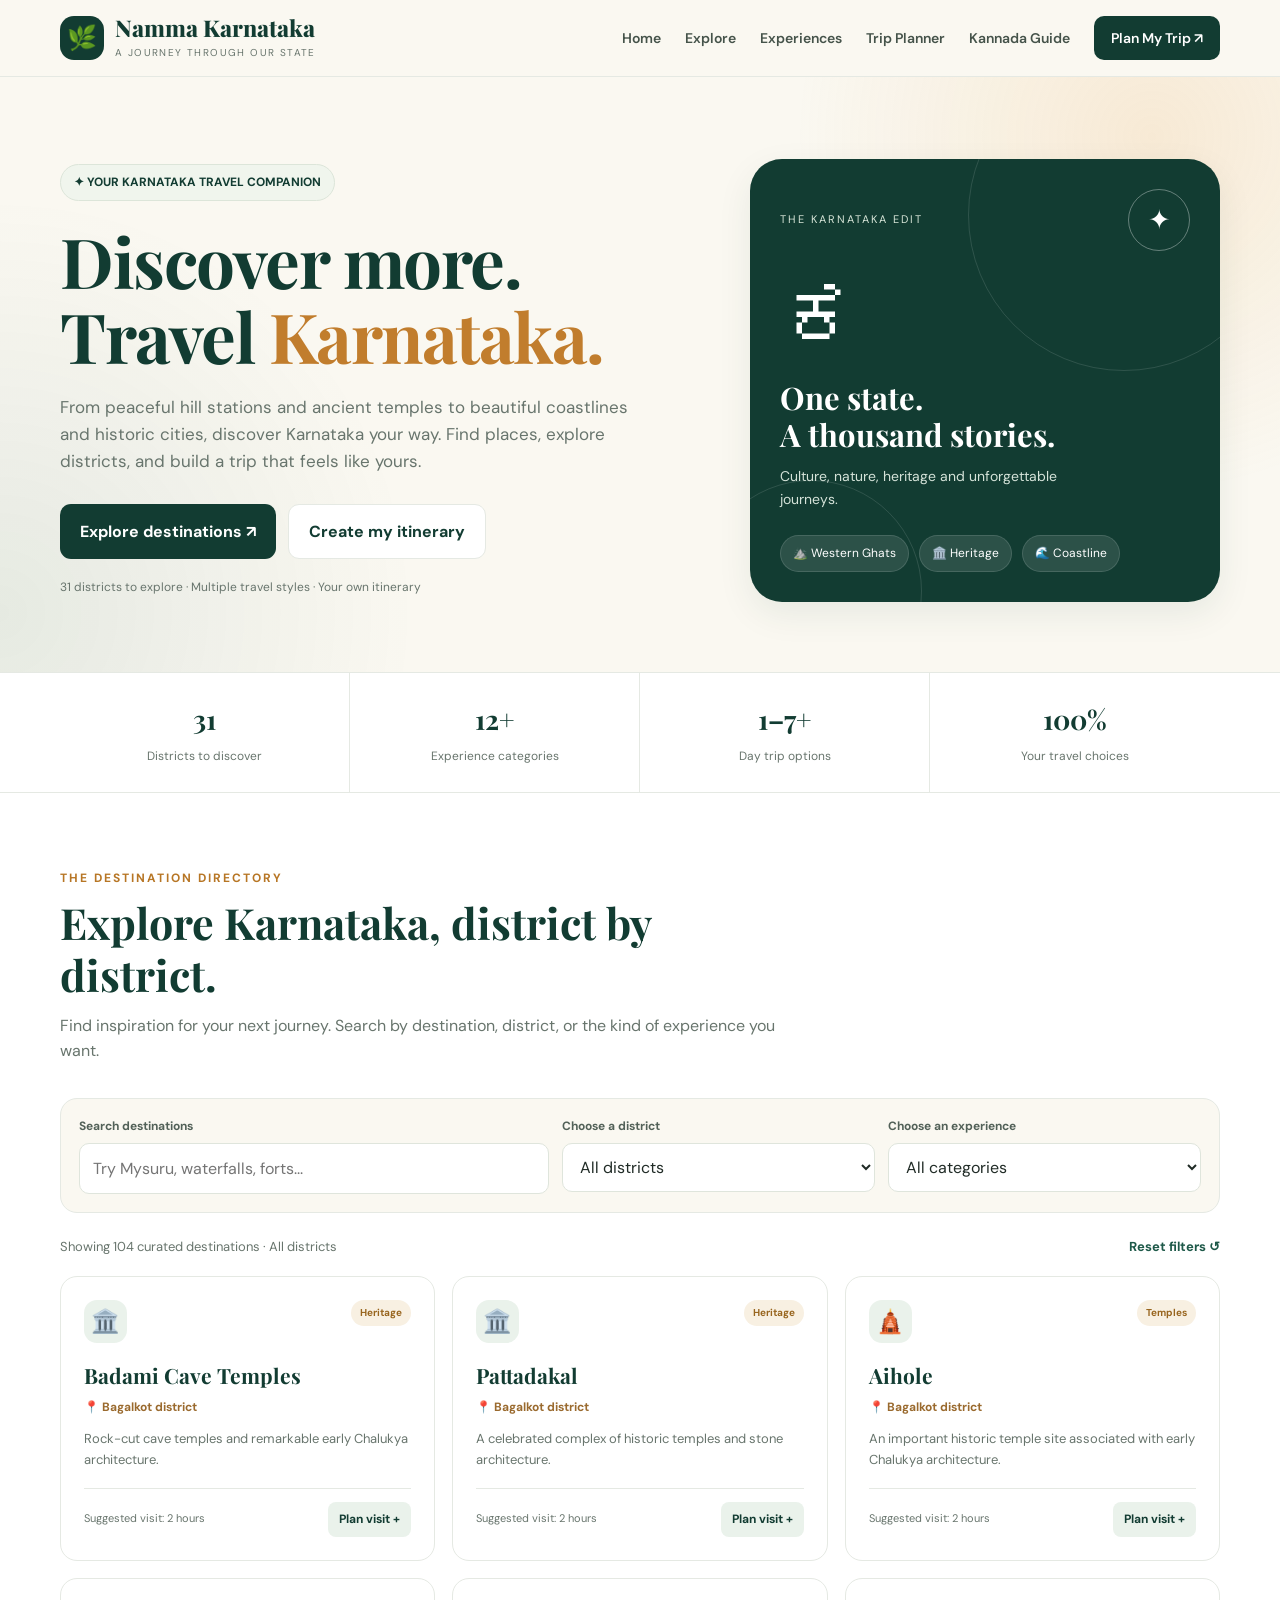
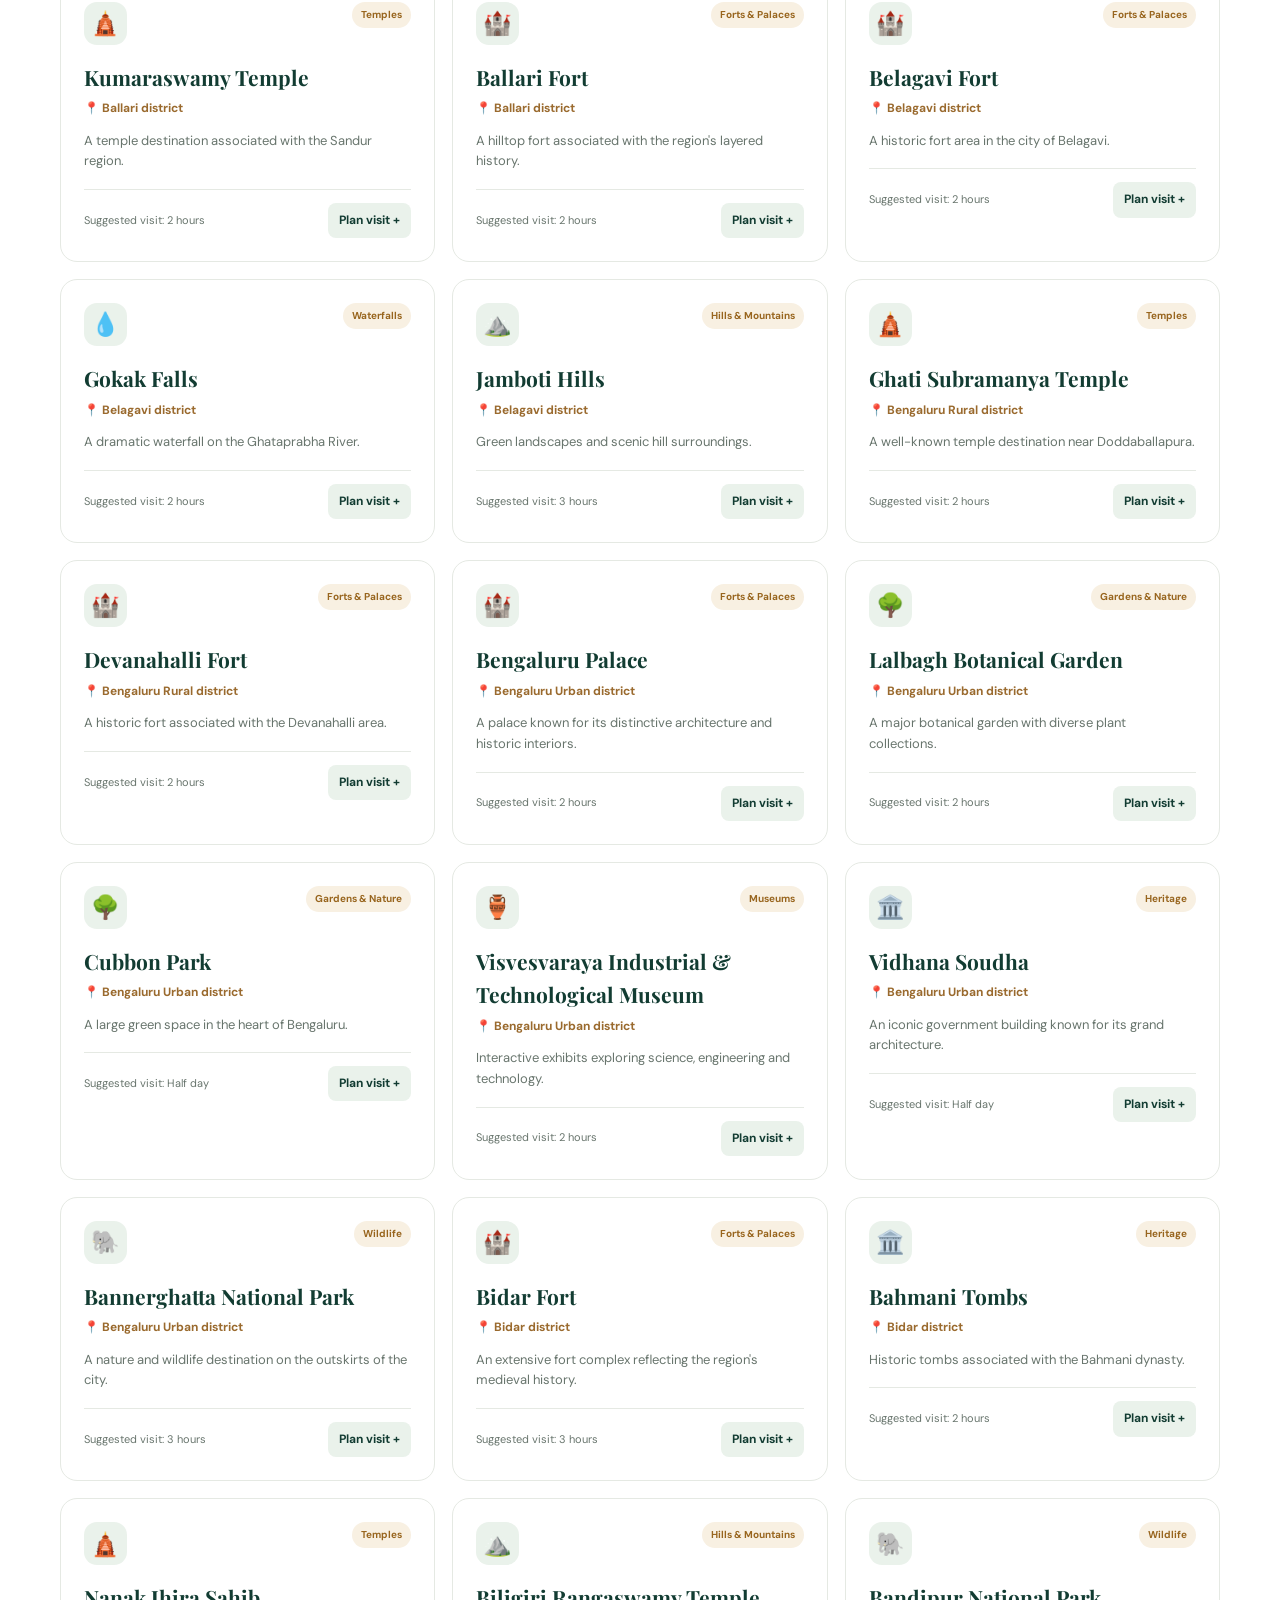
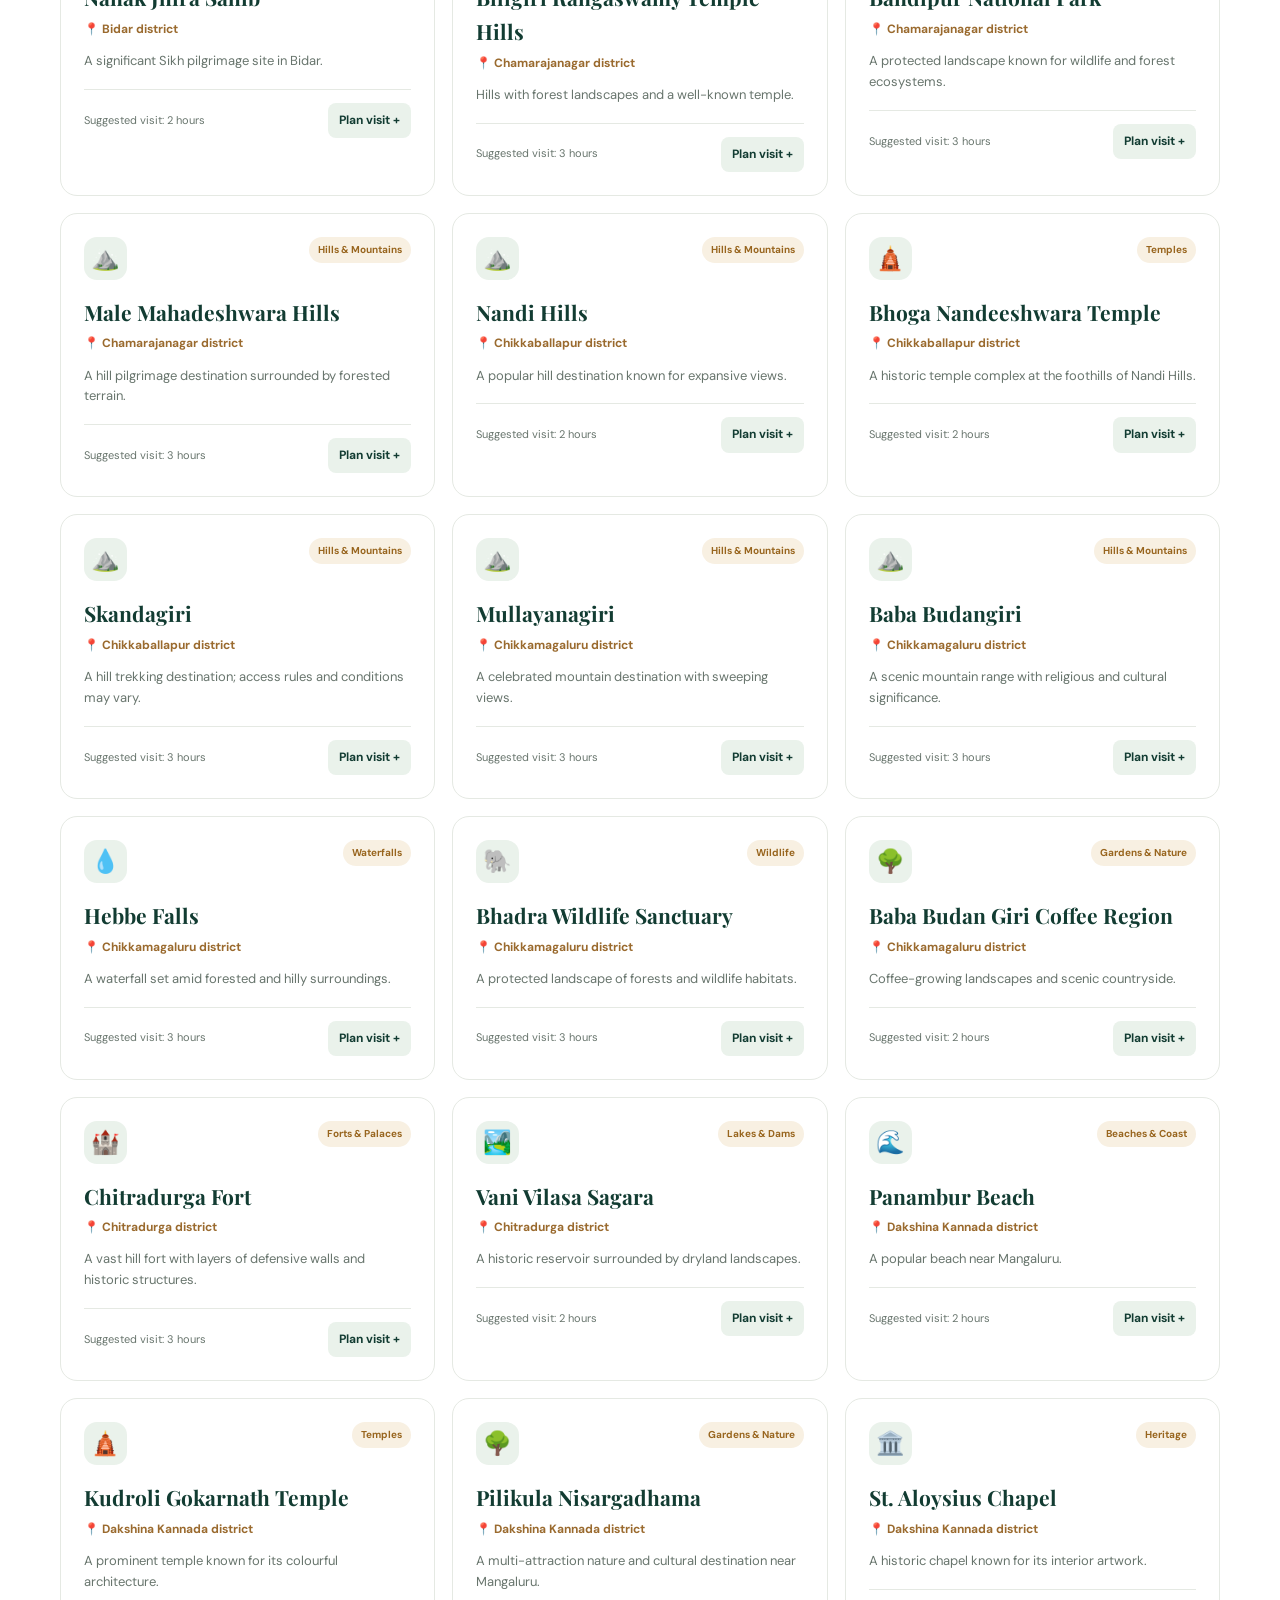
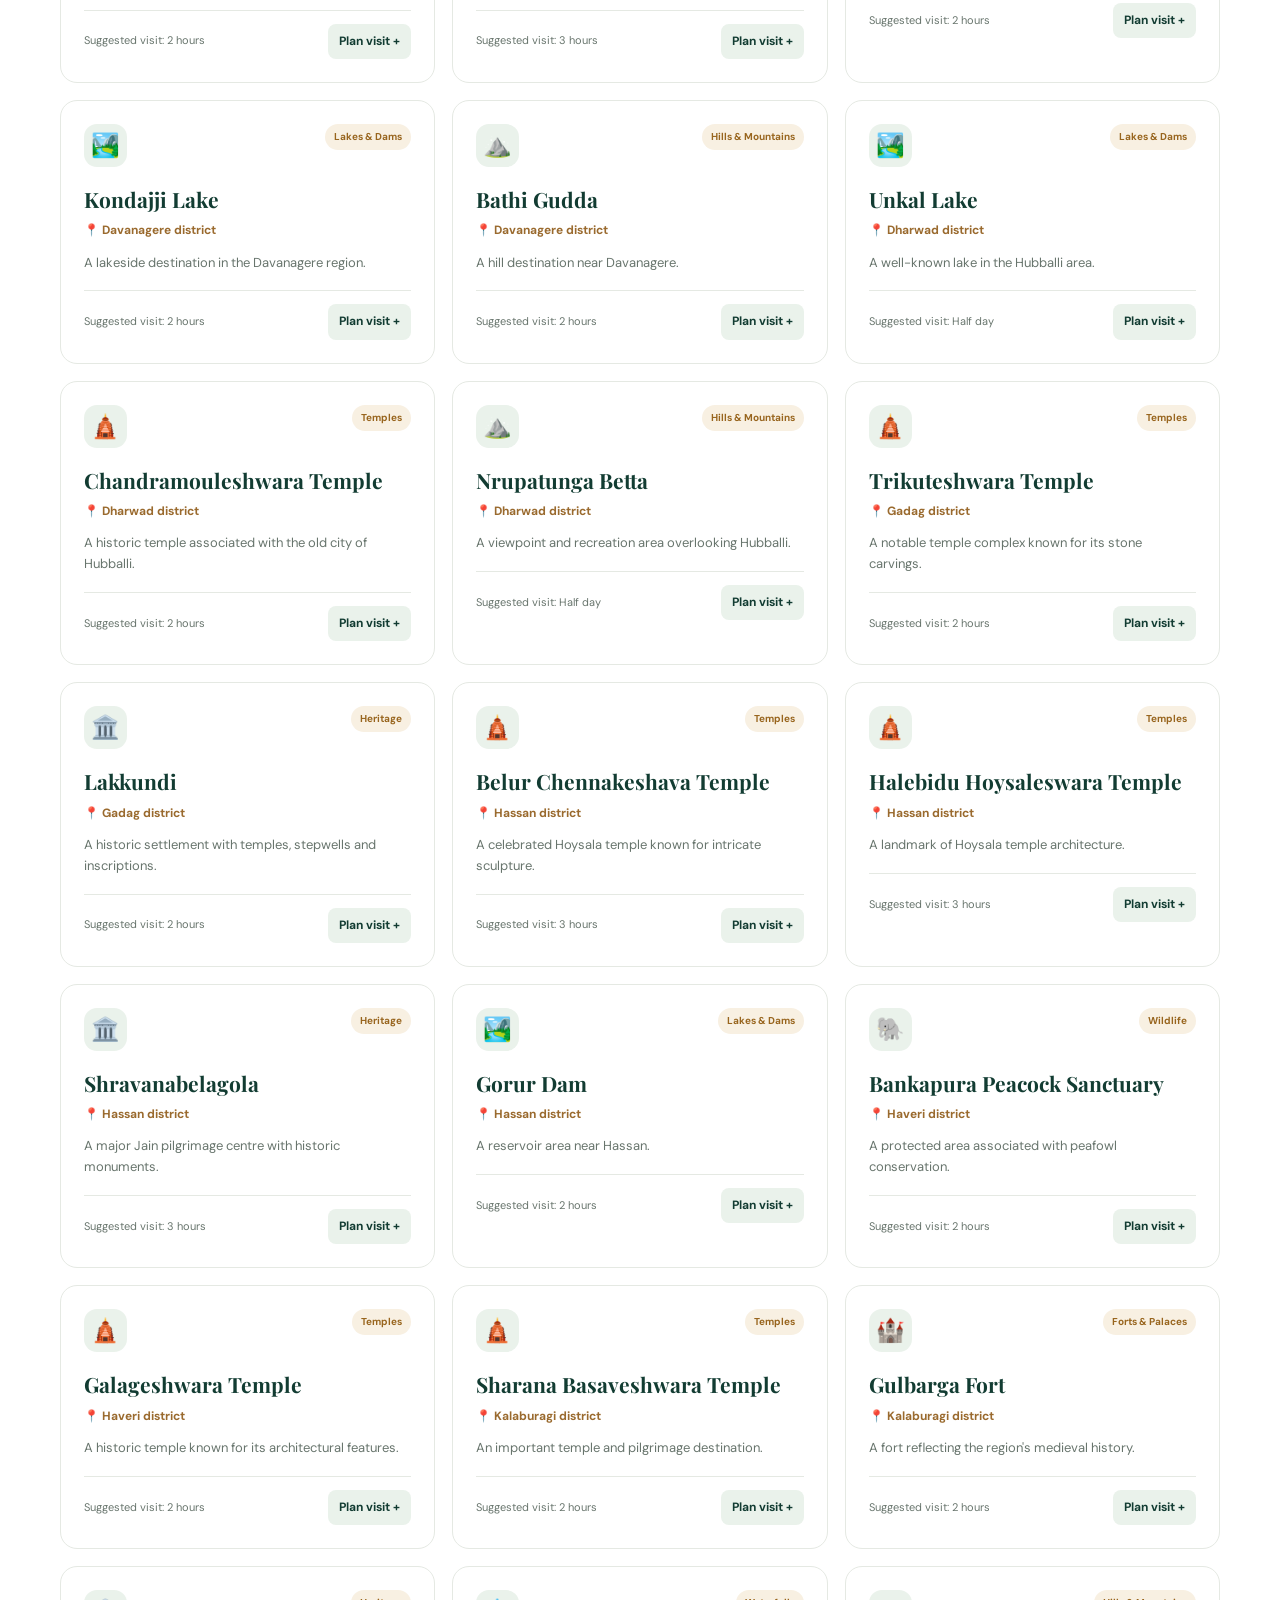
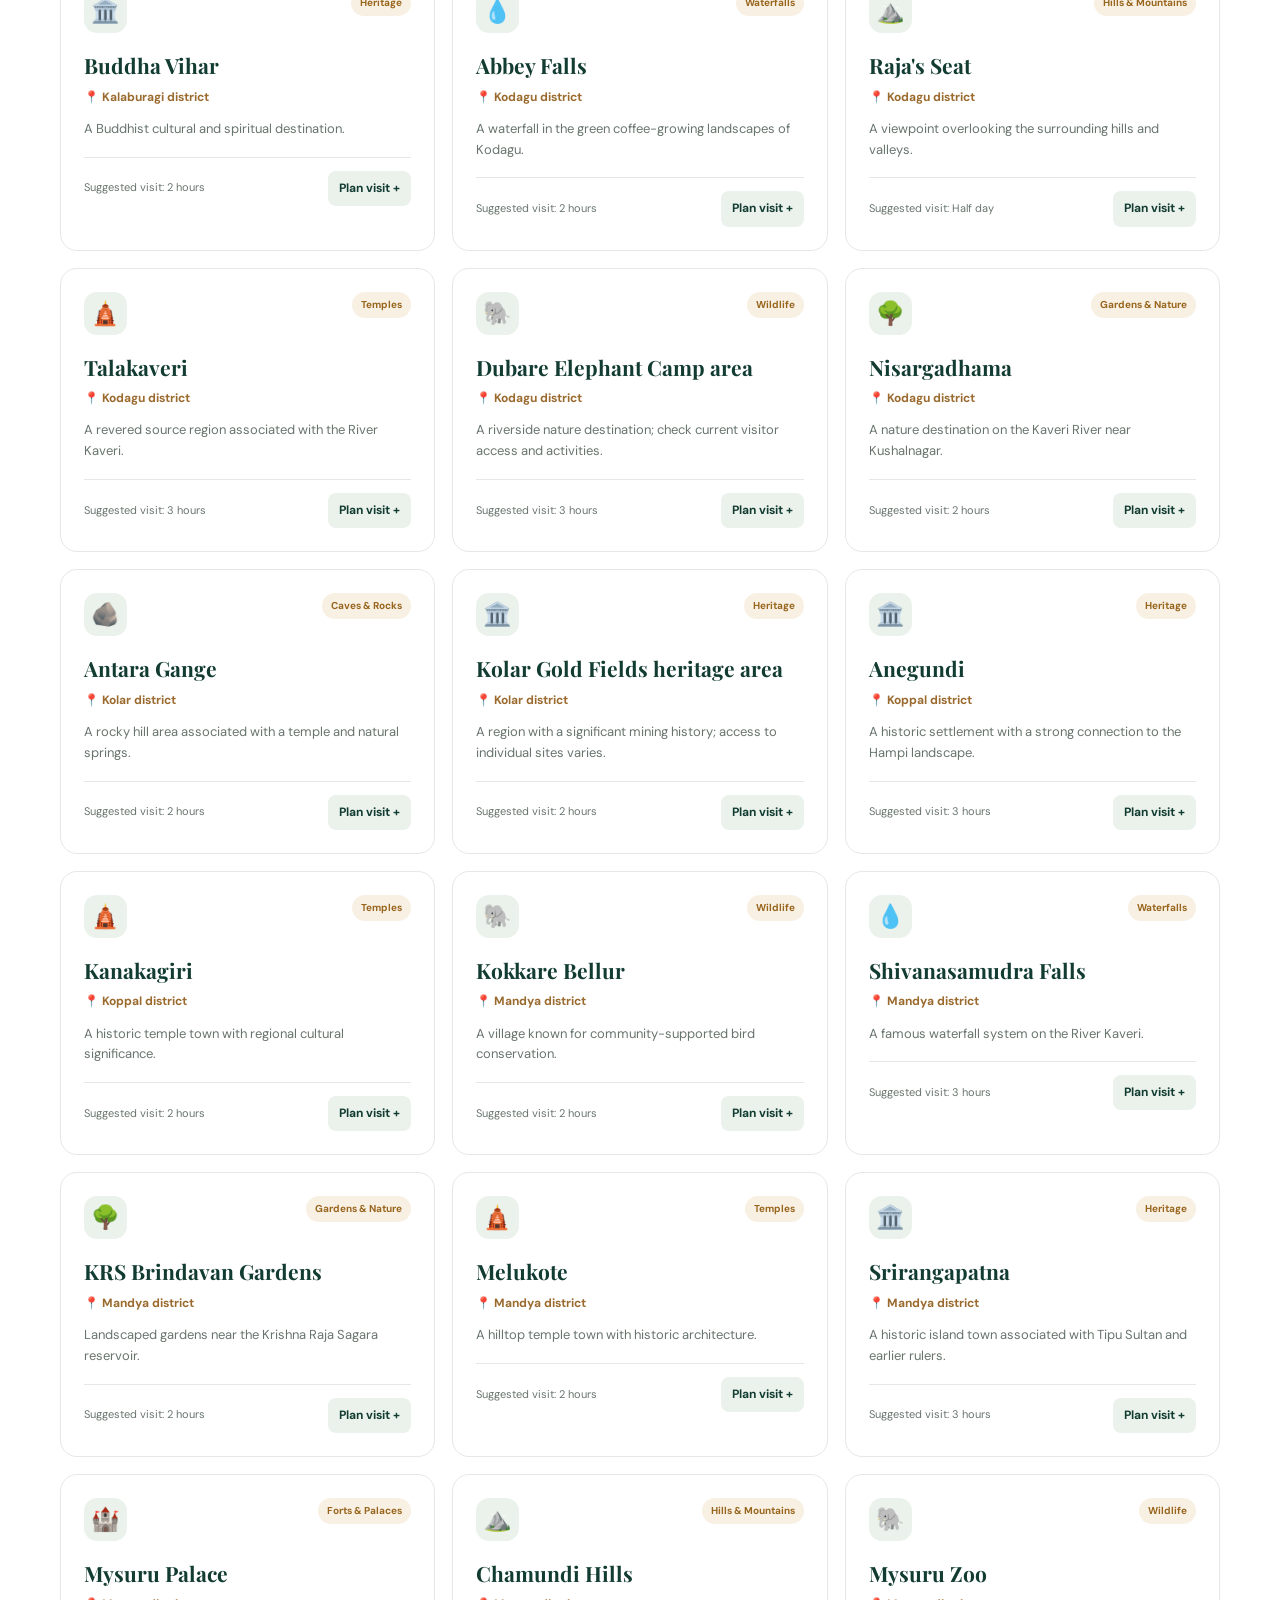
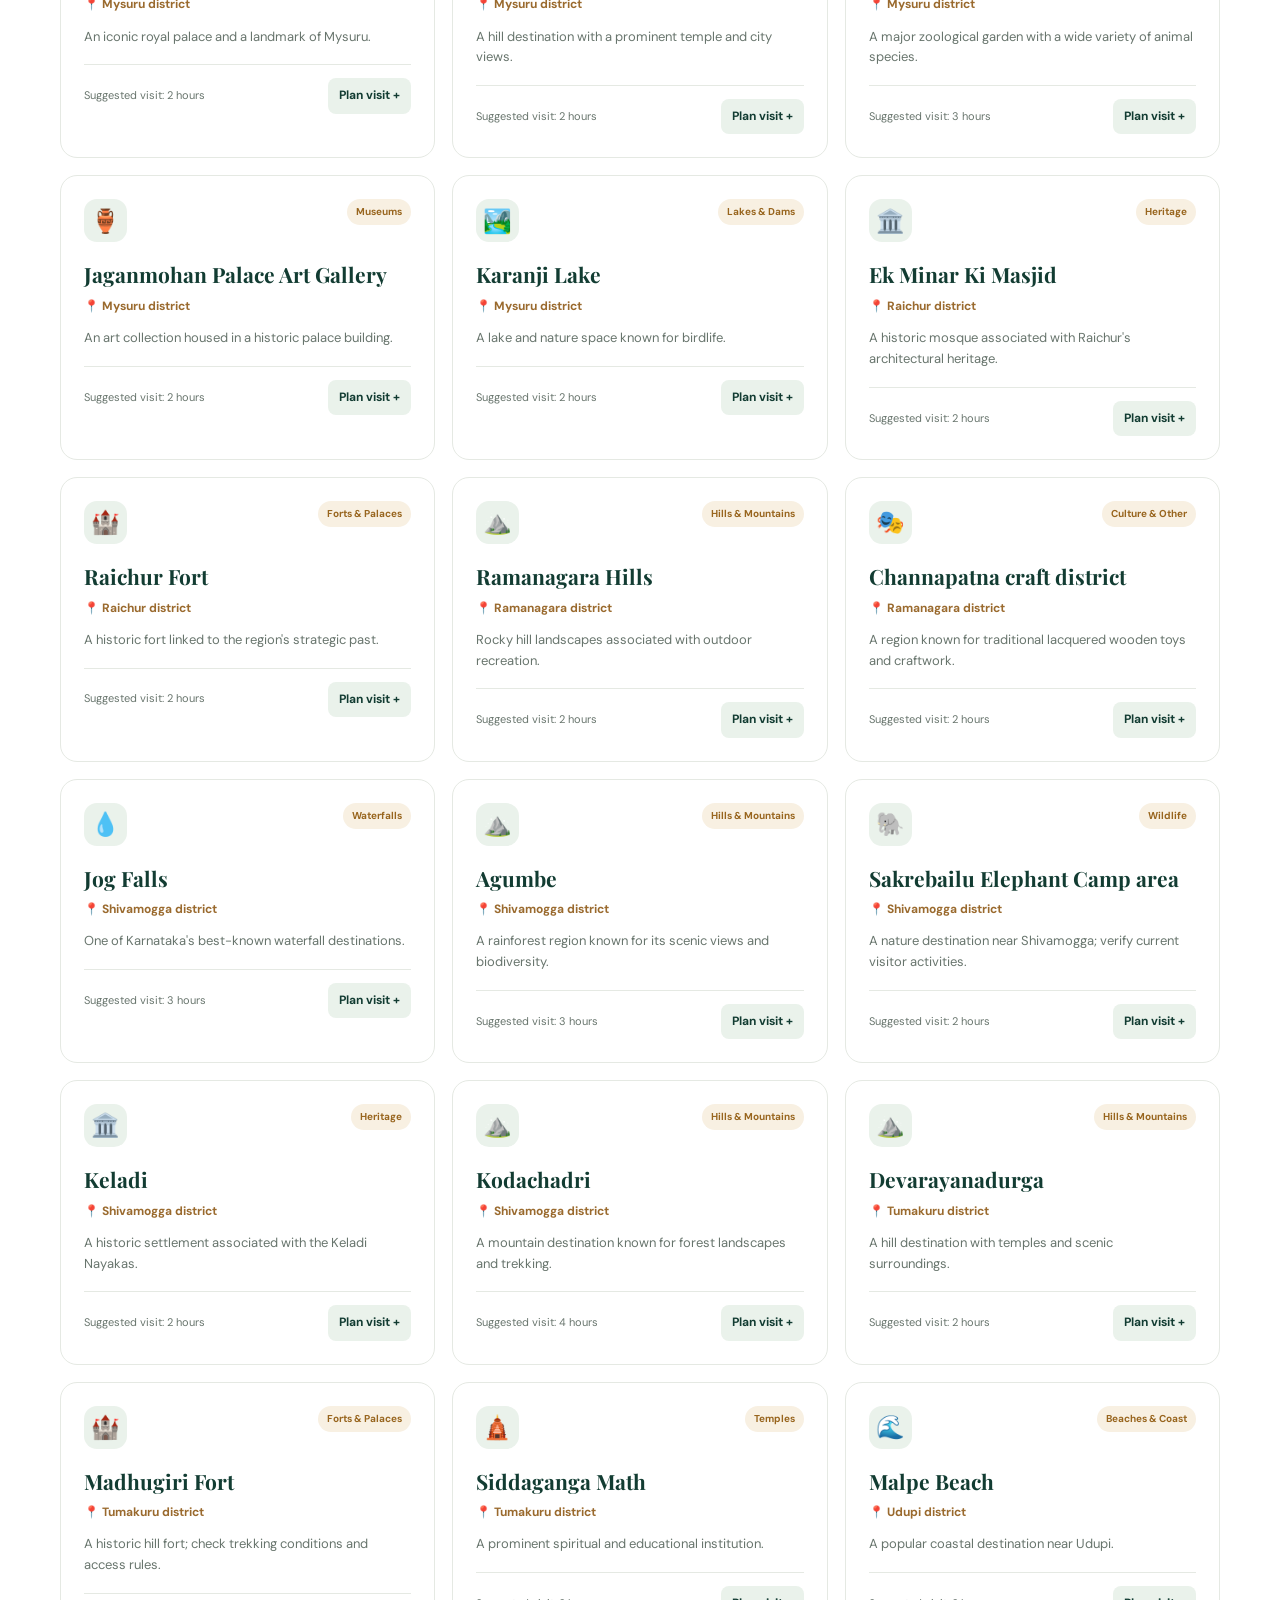
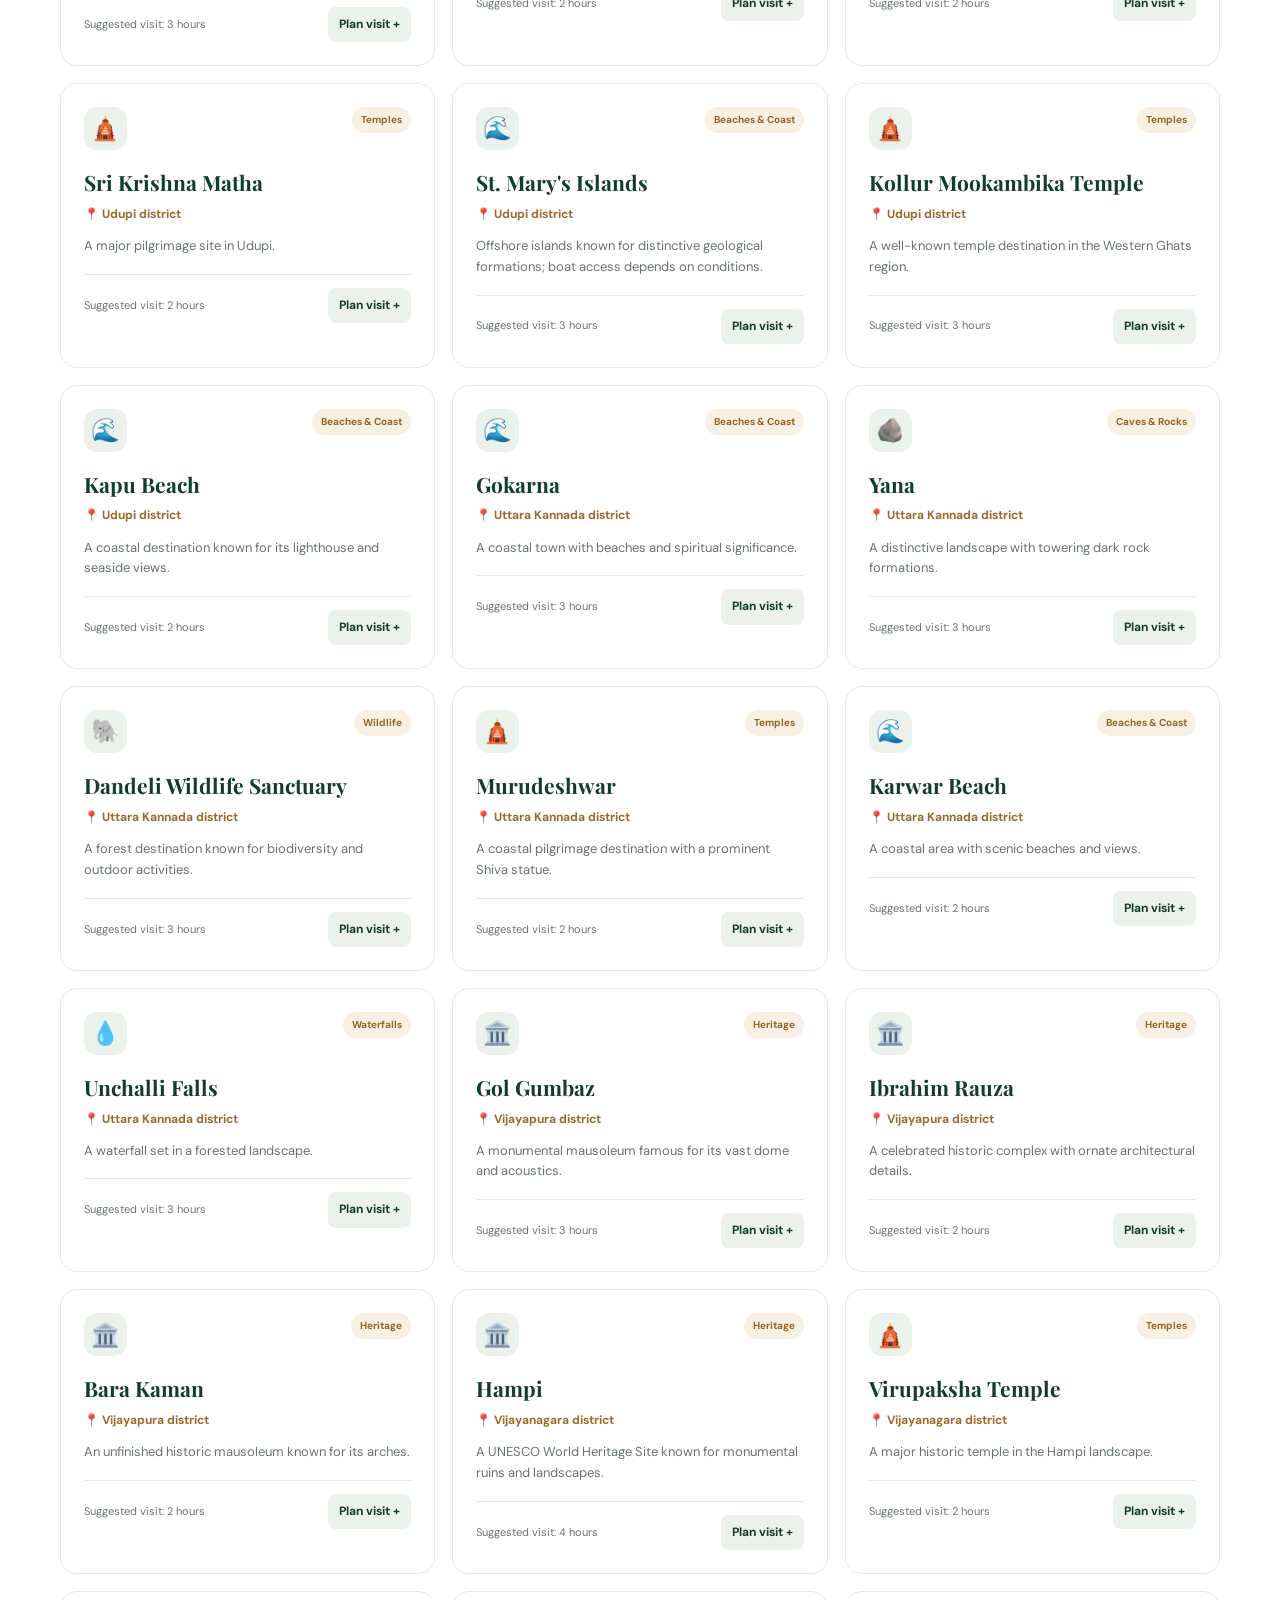
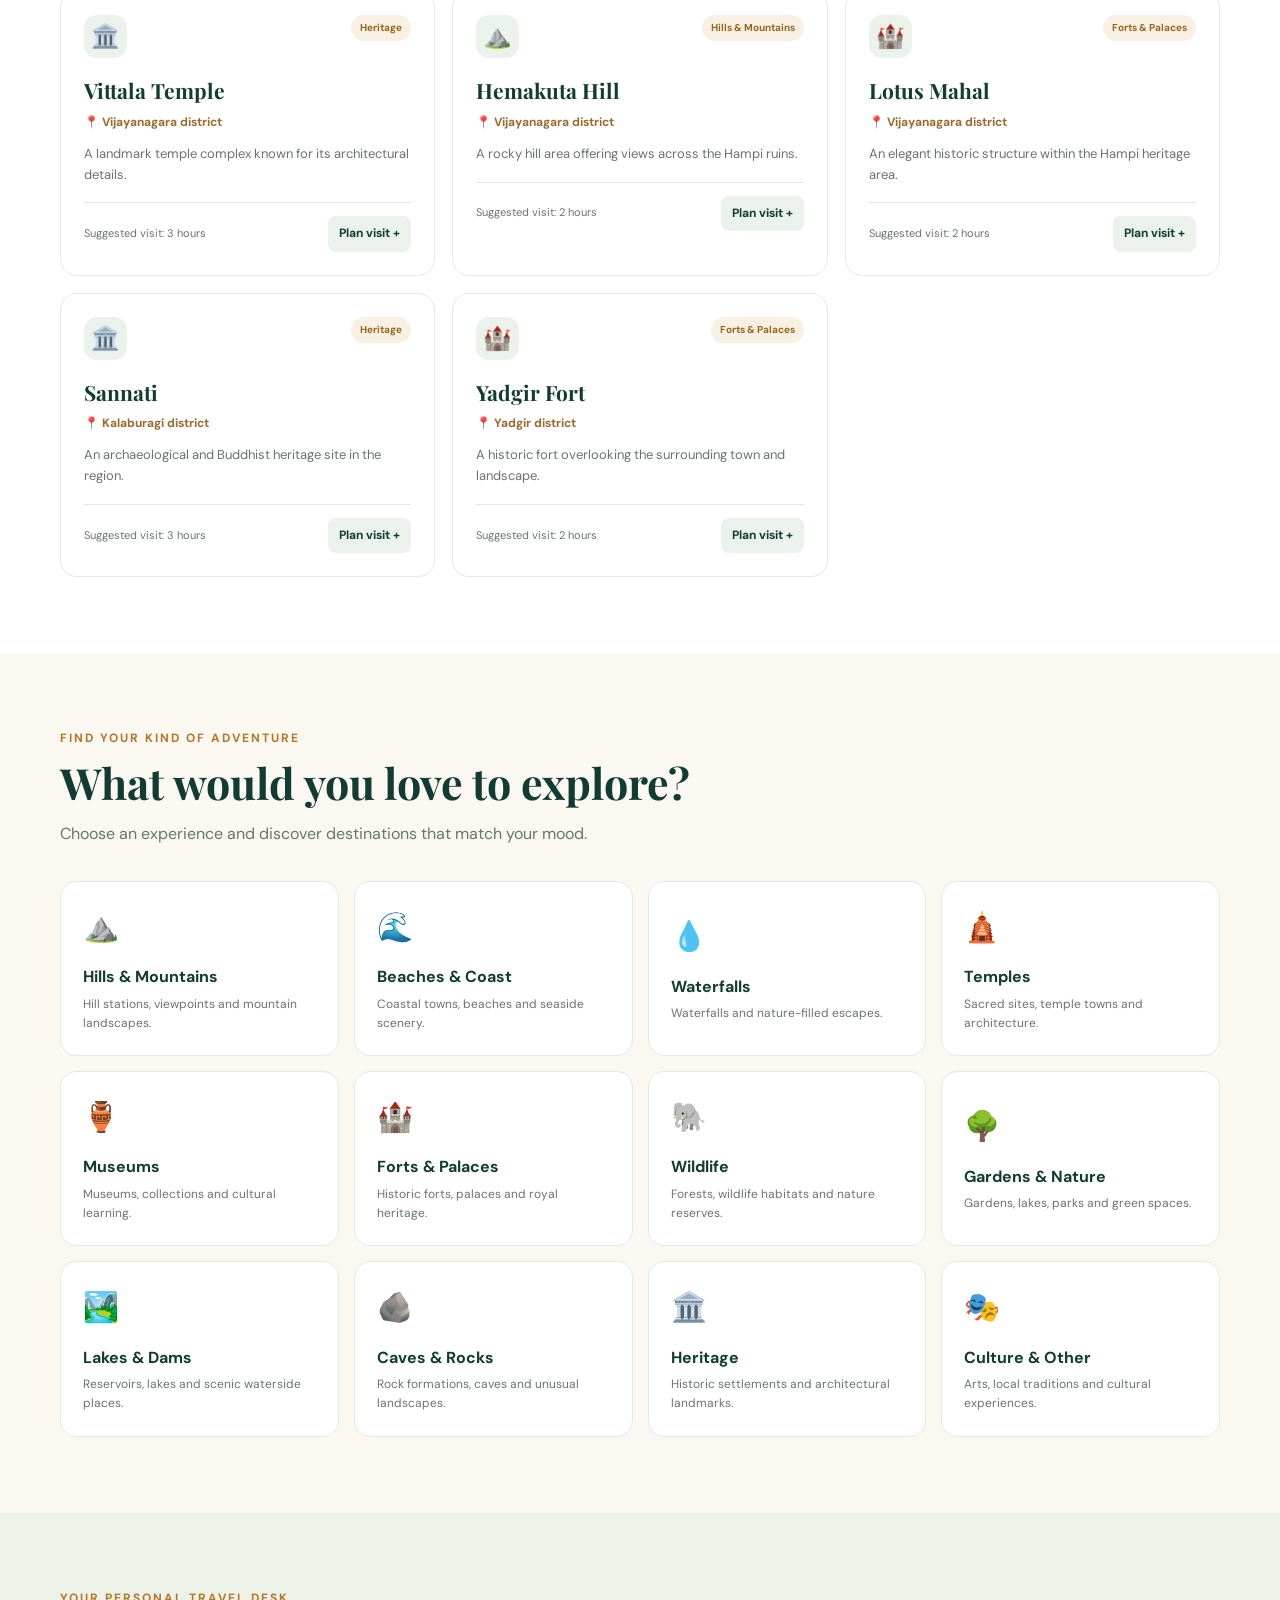
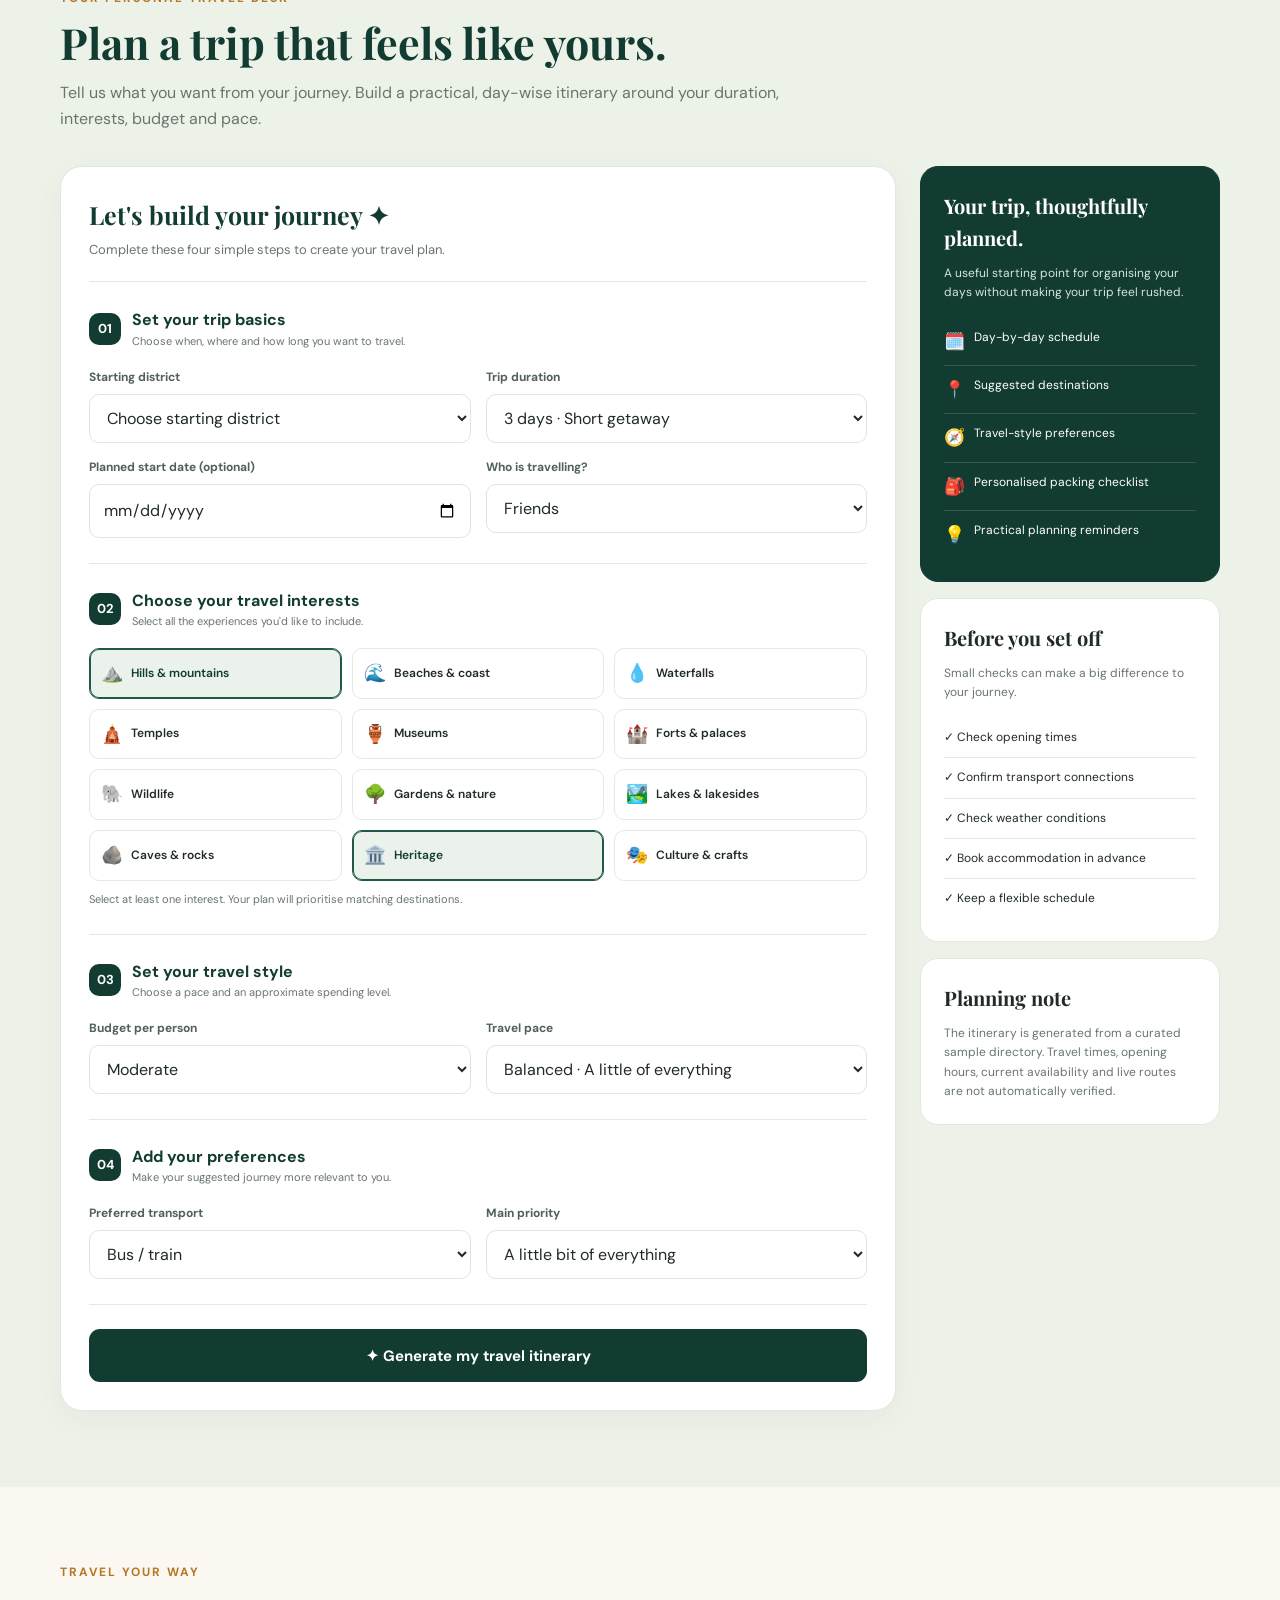
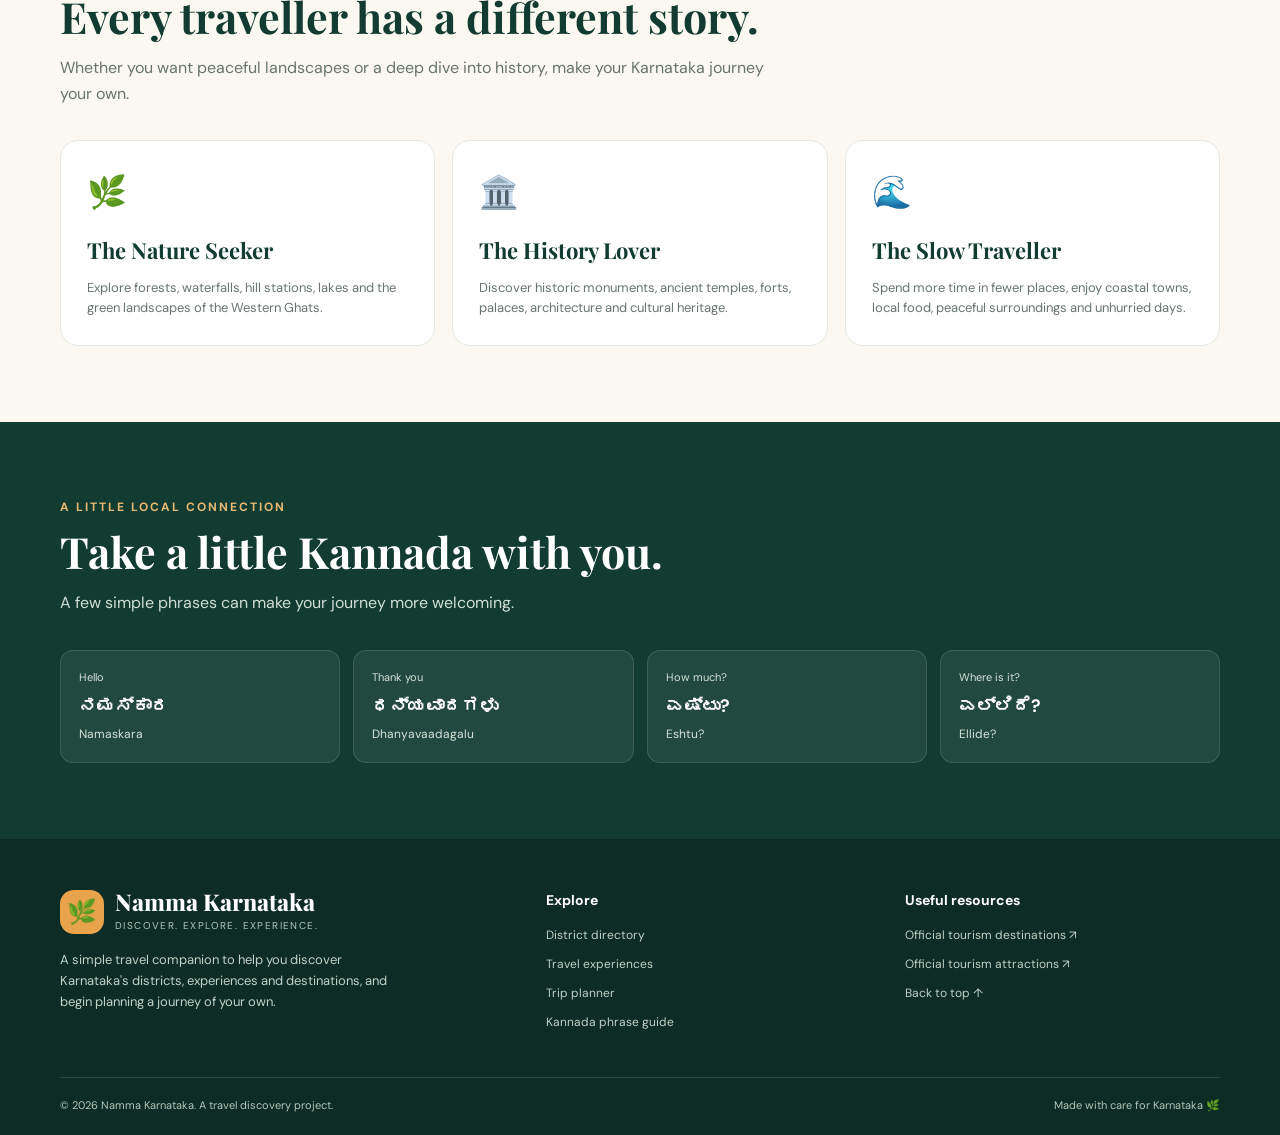
<file: index.html>
<!DOCTYPE html>
<html lang="en">
<head>
<meta charset="UTF-8">
<meta name="viewport" content="width=device-width, initial-scale=1.0">
<meta name="theme-color" content="#123c32">

<title>Namma Karnataka | Discover. Explore. Experience.</title>

<link rel="preconnect" href="https://fonts.googleapis.com">
<link rel="preconnect" href="https://fonts.gstatic.com" crossorigin>
<link href="https://fonts.googleapis.com/css2?family=DM+Sans:wght@400;500;600;700&family=Playfair+Display:wght@600;700;800&display=swap" rel="stylesheet">

<style>
:root {
    --green: #123c32;
    --green-light: #1e5949;
    --green-pale: #eaf2eb;
    --orange: #e8a34b;
    --cream: #faf8f1;
    --white: #ffffff;
    --ink: #202b26;
    --muted: #68756d;
    --border: #e5e9e3;
    --shadow: 0 12px 35px rgba(18, 60, 50, 0.08);
    --radius: 20px;
}

* {
    margin: 0;
    padding: 0;
    box-sizing: border-box;
    scroll-behavior: smooth;
}

body {
    font-family: "DM Sans", sans-serif;
    background: var(--cream);
    color: var(--ink);
    line-height: 1.6;
}

button, input, select {
    font: inherit;
}

button {
    cursor: pointer;
}

a {
    text-decoration: none;
    color: inherit;
}

.container {
    width: min(1160px, 92%);
    margin: auto;
}

section {
    padding: 76px 0;
    scroll-margin-top: 85px;
}

.section-heading {
    max-width: 720px;
    margin-bottom: 34px;
}

.eyebrow {
    color: #b77625;
    text-transform: uppercase;
    letter-spacing: 2px;
    font-weight: 700;
    font-size: 12px;
    margin-bottom: 9px;
}

.section-heading h2 {
    font-family: "Playfair Display", serif;
    font-size: clamp(30px, 4vw, 43px);
    line-height: 1.2;
    color: var(--green);
    margin-bottom: 12px;
}

.section-heading p {
    color: var(--muted);
}

/* NAVIGATION */

header {
    position: sticky;
    top: 0;
    z-index: 100;
    background: rgba(250, 248, 241, 0.96);
    backdrop-filter: blur(12px);
    border-bottom: 1px solid var(--border);
}

.navbar {
    min-height: 76px;
    display: flex;
    align-items: center;
    justify-content: space-between;
    gap: 20px;
}

.brand {
    display: flex;
    align-items: center;
    gap: 11px;
    color: var(--green);
}

.brand-icon {
    width: 44px;
    height: 44px;
    border-radius: 14px;
    background: var(--green);
    color: white;
    display: grid;
    place-items: center;
    font-size: 24px;
}

.brand-name {
    font-family: "Playfair Display", serif;
    font-size: 23px;
    font-weight: 800;
    line-height: 1.1;
}

.brand-tagline {
    display: block;
    font-size: 10px;
    letter-spacing: 1.4px;
    text-transform: uppercase;
    margin-top: 4px;
    color: var(--muted);
    font-family: "DM Sans", sans-serif;
}

.nav-links {
    display: flex;
    align-items: center;
    gap: 24px;
}

.nav-links a {
    font-size: 14px;
    font-weight: 600;
    color: #45534a;
    transition: color 0.2s;
}

.nav-links a:hover {
    color: #b77625;
}

.nav-cta {
    background: var(--green);
    color: white !important;
    padding: 11px 17px;
    border-radius: 10px;
}

.menu-toggle {
    display: none;
    border: 0;
    background: transparent;
    font-size: 26px;
    color: var(--green);
}

/* HERO */

.hero {
    padding: 82px 0 70px;
    background:
        radial-gradient(circle at 90% 10%, rgba(232,163,75,.17), transparent 28%),
        radial-gradient(circle at 0% 90%, rgba(30,89,73,.09), transparent 30%),
        var(--cream);
    overflow: hidden;
}

.hero-grid {
    display: grid;
    grid-template-columns: 1.15fr 0.85fr;
    gap: 55px;
    align-items: center;
}

.hero-badge {
    display: inline-flex;
    align-items: center;
    gap: 8px;
    border: 1px solid #dce5d9;
    background: #f0f5ed;
    padding: 8px 13px;
    border-radius: 30px;
    color: var(--green);
    font-size: 12px;
    font-weight: 700;
    margin-bottom: 22px;
}

.hero h1 {
    font-family: "Playfair Display", serif;
    font-size: clamp(43px, 6vw, 69px);
    line-height: 1.08;
    letter-spacing: -1.5px;
    color: var(--green);
    margin-bottom: 22px;
}

.hero h1 span {
    color: #c17d2d;
}

.hero-copy {
    max-width: 570px;
    color: var(--muted);
    font-size: 17px;
    margin-bottom: 28px;
}

.hero-actions {
    display: flex;
    flex-wrap: wrap;
    gap: 12px;
}

.btn {
    border: 0;
    border-radius: 11px;
    padding: 14px 20px;
    display: inline-flex;
    justify-content: center;
    align-items: center;
    gap: 9px;
    font-weight: 700;
    transition: transform 0.2s, background 0.2s;
}

.btn:hover {
    transform: translateY(-2px);
}

.btn-primary {
    background: var(--green);
    color: white;
}

.btn-primary:hover {
    background: var(--green-light);
}

.btn-secondary {
    background: white;
    color: var(--green);
    border: 1px solid var(--border);
}

.hero-note {
    color: var(--muted);
    font-size: 12px;
    margin-top: 19px;
}

.hero-art {
    position: relative;
    min-height: 360px;
    border-radius: 32px;
    background: var(--green);
    padding: 30px;
    color: white;
    overflow: hidden;
    display: flex;
    flex-direction: column;
    justify-content: space-between;
    box-shadow: var(--shadow);
}

.hero-art::before,
.hero-art::after {
    content: "";
    position: absolute;
    border-radius: 50%;
    border: 1px solid rgba(255,255,255,.12);
}

.hero-art::before {
    width: 310px;
    height: 310px;
    top: -100px;
    right: -60px;
}

.hero-art::after {
    width: 220px;
    height: 220px;
    bottom: -100px;
    left: -50px;
}

.art-top, .art-bottom, .art-center {
    position: relative;
    z-index: 1;
}

.art-top {
    display: flex;
    justify-content: space-between;
    align-items: center;
}

.art-label {
    font-size: 11px;
    text-transform: uppercase;
    letter-spacing: 2px;
    color: #d7e5d8;
}

.art-stamp {
    border: 1px solid rgba(255,255,255,.35);
    border-radius: 50%;
    width: 62px;
    height: 62px;
    display: grid;
    place-items: center;
    font-size: 27px;
}

.art-center {
    padding: 25px 0;
}

.art-center .big-symbol {
    font-size: 88px;
    line-height: 1;
    margin-bottom: 15px;
}

.art-center h2 {
    font-family: "Playfair Display", serif;
    font-size: 31px;
    line-height: 1.2;
    margin-bottom: 12px;
}

.art-center p {
    color: #d5e3d9;
    font-size: 14px;
    max-width: 300px;
}

.art-bottom {
    display: flex;
    gap: 10px;
    flex-wrap: wrap;
}

.art-pill {
    background: rgba(255,255,255,.11);
    border: 1px solid rgba(255,255,255,.13);
    padding: 8px 12px;
    border-radius: 30px;
    font-size: 12px;
}

/* QUICK FACTS */

.quick-facts {
    background: white;
    border-top: 1px solid var(--border);
    border-bottom: 1px solid var(--border);
}

.fact-grid {
    display: grid;
    grid-template-columns: repeat(4, 1fr);
}

.fact {
    padding: 25px 16px;
    text-align: center;
    border-right: 1px solid var(--border);
}

.fact:last-child {
    border-right: 0;
}

.fact strong {
    display: block;
    color: var(--green);
    font-size: 27px;
    font-family: "Playfair Display", serif;
}

.fact span {
    font-size: 12px;
    color: var(--muted);
}

/* EXPLORER */

.explorer {
    background: white;
}

.explorer-tools {
    display: grid;
    grid-template-columns: 1.5fr 1fr 1fr;
    gap: 13px;
    background: var(--cream);
    border: 1px solid var(--border);
    padding: 18px;
    border-radius: 17px;
    margin-bottom: 24px;
}

.field {
    display: flex;
    flex-direction: column;
    gap: 7px;
}

.field label {
    font-size: 12px;
    font-weight: 700;
    color: #526158;
}

.field input,
.field select {
    width: 100%;
    min-height: 47px;
    padding: 12px 13px;
    background: white;
    border: 1px solid #dfe5dc;
    border-radius: 10px;
    outline: none;
    color: var(--ink);
}

.field input:focus,
.field select:focus {
    border-color: var(--green-light);
    box-shadow: 0 0 0 3px rgba(30,89,73,.09);
}

.results-bar {
    display: flex;
    align-items: center;
    justify-content: space-between;
    gap: 12px;
    margin-bottom: 18px;
    flex-wrap: wrap;
}

.results-bar p {
    color: var(--muted);
    font-size: 13px;
}

.text-button {
    background: transparent;
    border: 0;
    color: var(--green-light);
    font-weight: 700;
    font-size: 13px;
}

.place-grid {
    display: grid;
    grid-template-columns: repeat(3, 1fr);
    gap: 17px;
}

.place-card {
    padding: 23px;
    background: white;
    border: 1px solid var(--border);
    border-radius: 17px;
    transition: transform .2s, box-shadow .2s, border-color .2s;
}

.place-card:hover {
    transform: translateY(-4px);
    border-color: #cad9cd;
    box-shadow: var(--shadow);
}

.place-top {
    display: flex;
    justify-content: space-between;
    align-items: flex-start;
    gap: 10px;
    margin-bottom: 16px;
}

.place-symbol {
    width: 43px;
    height: 43px;
    border-radius: 13px;
    display: grid;
    place-items: center;
    background: var(--green-pale);
    font-size: 23px;
}

.place-category {
    background: #f8f0e2;
    color: #98651e;
    border-radius: 20px;
    padding: 5px 9px;
    font-size: 10px;
    font-weight: 700;
}

.place-card h3 {
    font-family: "Playfair Display", serif;
    color: var(--green);
    font-size: 21px;
    margin-bottom: 5px;
}

.place-district {
    color: #9a6a2e;
    font-size: 12px;
    font-weight: 700;
    margin-bottom: 12px;
}

.place-description {
    color: var(--muted);
    font-size: 13px;
    margin-bottom: 17px;
}

.place-bottom {
    padding-top: 13px;
    border-top: 1px solid var(--border);
    display: flex;
    justify-content: space-between;
    align-items: center;
    gap: 10px;
}

.place-duration {
    color: var(--muted);
    font-size: 11px;
}

.add-place {
    background: var(--green-pale);
    color: var(--green);
    border: 0;
    border-radius: 8px;
    padding: 8px 11px;
    font-size: 12px;
    font-weight: 700;
}

.add-place:hover {
    background: #dbe9dc;
}

.empty-state {
    grid-column: 1 / -1;
    background: var(--cream);
    border: 1px dashed #cfd9ce;
    border-radius: 17px;
    text-align: center;
    padding: 40px 20px;
    color: var(--muted);
}

/* CATEGORY SECTION */

.category-grid {
    display: grid;
    grid-template-columns: repeat(4, 1fr);
    gap: 15px;
}

.category-card {
    text-align: left;
    padding: 22px;
    border: 1px solid var(--border);
    background: white;
    border-radius: 16px;
    transition: transform .2s, border-color .2s;
}

.category-card:hover {
    transform: translateY(-4px);
    border-color: #a9c2ad;
}

.category-icon {
    font-size: 29px;
    margin-bottom: 14px;
}

.category-card h3 {
    color: var(--green);
    font-size: 16px;
    margin-bottom: 5px;
}

.category-card p {
    color: var(--muted);
    font-size: 12px;
}

/* TRIP PLANNER */

.planner-section {
    background: #edf2e9;
}

.planner-layout {
    display: grid;
    grid-template-columns: minmax(0, 1fr) 300px;
    gap: 24px;
    align-items: start;
}

.planner-form {
    background: white;
    border: 1px solid #e1e8df;
    border-radius: 22px;
    padding: 28px;
    box-shadow: 0 8px 28px rgba(18,60,50,.04);
}

.planner-intro {
    padding-bottom: 21px;
    border-bottom: 1px solid var(--border);
    margin-bottom: 25px;
}

.planner-intro h3 {
    color: var(--green);
    font-family: "Playfair Display", serif;
    font-size: 25px;
    margin-bottom: 5px;
}

.planner-intro p {
    color: var(--muted);
    font-size: 13px;
}

.step-heading {
    display: flex;
    align-items: center;
    gap: 11px;
    margin-bottom: 17px;
}

.step-number {
    flex-shrink: 0;
    width: 32px;
    height: 32px;
    border-radius: 10px;
    background: var(--green);
    color: white;
    display: grid;
    place-items: center;
    font-size: 13px;
    font-weight: 700;
}

.step-heading h4 {
    color: var(--green);
    font-size: 16px;
}

.step-heading p {
    color: var(--muted);
    font-size: 11px;
}

.planner-step {
    padding-bottom: 25px;
    margin-bottom: 24px;
    border-bottom: 1px solid var(--border);
}

.planner-step:last-of-type {
    margin-bottom: 0;
}

.planner-fields {
    display: grid;
    grid-template-columns: 1fr 1fr;
    gap: 15px;
}

.planner-fields.three {
    grid-template-columns: repeat(3, 1fr);
}

.check-grid {
    display: grid;
    grid-template-columns: repeat(3, 1fr);
    gap: 10px;
}

.choice {
    position: relative;
}

.choice input {
    position: absolute;
    opacity: 0;
    pointer-events: none;
}

.choice label {
    min-height: 47px;
    display: flex;
    align-items: center;
    gap: 8px;
    padding: 10px 11px;
    border: 1px solid var(--border);
    border-radius: 10px;
    cursor: pointer;
    font-size: 12px;
    font-weight: 600;
    background: white;
    transition: .2s;
}

.choice input:checked + label {
    border-color: var(--green-light);
    background: var(--green-pale);
    color: var(--green);
    box-shadow: inset 0 0 0 1px var(--green-light);
}

.choice label:hover {
    border-color: #a5bba8;
}

.choice-emoji {
    font-size: 18px;
}

.interest-note {
    font-size: 11px;
    color: var(--muted);
    margin-top: 10px;
}

.planner-submit {
    width: 100%;
    margin-top: 24px;
    min-height: 53px;
    font-size: 15px;
}

/* PLANNER SIDEBAR */

.planner-aside {
    display: flex;
    flex-direction: column;
    gap: 16px;
}

.aside-card {
    padding: 23px;
    background: white;
    border: 1px solid #e1e8df;
    border-radius: 18px;
}

.aside-card.dark {
    background: var(--green);
    color: white;
    border-color: var(--green);
}

.aside-card h3 {
    font-family: "Playfair Display", serif;
    font-size: 20px;
    margin-bottom: 10px;
}

.aside-card p {
    font-size: 12px;
    color: var(--muted);
}

.aside-card.dark p {
    color: #d7e5dc;
}

.aside-list {
    list-style: none;
    margin-top: 16px;
}

.aside-list li {
    padding: 10px 0;
    border-bottom: 1px solid var(--border);
    font-size: 12px;
    display: flex;
    gap: 9px;
}

.aside-list li:last-child {
    border-bottom: 0;
}

.dark .aside-list li {
    border-color: rgba(255,255,255,.15);
}

.tip-icon {
    font-size: 17px;
}

/* GENERATED ITINERARY */

.itinerary-output {
    display: none;
    margin-top: 30px;
    background: white;
    border: 1px solid #dbe4d8;
    border-radius: 22px;
    padding: 28px;
    box-shadow: var(--shadow);
}

.itinerary-output.visible {
    display: block;
    animation: appear .35s ease;
}

@keyframes appear {
    from {opacity: 0; transform: translateY(10px);}
    to {opacity: 1; transform: translateY(0);}
}

.itinerary-header {
    display: flex;
    justify-content: space-between;
    align-items: flex-start;
    gap: 20px;
    flex-wrap: wrap;
    padding-bottom: 23px;
    border-bottom: 1px solid var(--border);
}

.itinerary-header h3 {
    font-family: "Playfair Display", serif;
    font-size: 30px;
    color: var(--green);
}

.itinerary-header p {
    color: var(--muted);
    font-size: 13px;
    margin-top: 5px;
}

.itinerary-actions {
    display: flex;
    gap: 8px;
    flex-wrap: wrap;
}

.small-action {
    border: 1px solid var(--border);
    border-radius: 9px;
    background: white;
    color: var(--green);
    font-weight: 700;
    font-size: 12px;
    padding: 10px 12px;
}

.trip-summary {
    display: grid;
    grid-template-columns: repeat(4, 1fr);
    gap: 10px;
    margin: 22px 0 27px;
}

.summary-box {
    background: var(--cream);
    border: 1px solid var(--border);
    border-radius: 12px;
    padding: 15px;
}

.summary-box span {
    display: block;
    color: var(--muted);
    font-size: 11px;
    margin-bottom: 5px;
}

.summary-box strong {
    color: var(--green);
    font-size: 14px;
}

.itinerary-days {
    display: flex;
    flex-direction: column;
    gap: 18px;
}

.day-card {
    border: 1px solid var(--border);
    border-radius: 16px;
    overflow: hidden;
}

.day-title {
    background: #f0f5ed;
    padding: 15px 18px;
    display: flex;
    justify-content: space-between;
    align-items: center;
    gap: 10px;
}

.day-title h4 {
    color: var(--green);
    font-size: 16px;
}

.day-title span {
    font-size: 11px;
    color: var(--muted);
}

.day-body {
    padding: 19px;
}

.day-route {
    font-size: 12px;
    color: #976728;
    font-weight: 700;
    margin-bottom: 17px;
}

.timeline {
    border-left: 2px solid #dce6db;
    margin-left: 7px;
    padding-left: 19px;
}

.timeline-item {
    position: relative;
    padding-bottom: 19px;
}

.timeline-item:last-child {
    padding-bottom: 0;
}

.timeline-item::before {
    content: "";
    position: absolute;
    width: 10px;
    height: 10px;
    background: var(--green-light);
    border: 3px solid #e0ecdf;
    border-radius: 50%;
    left: -26px;
    top: 4px;
}

.timeline-time {
    color: #9a6a2e;
    font-size: 11px;
    font-weight: 700;
    margin-bottom: 3px;
}

.timeline-item h5 {
    color: var(--green);
    font-size: 14px;
    margin-bottom: 3px;
}

.timeline-item p {
    color: var(--muted);
    font-size: 12px;
}

.day-note {
    margin-top: 16px;
    padding: 12px;
    background: #faf7ee;
    border-radius: 9px;
    color: #776344;
    font-size: 11px;
}

.plan-bottom-grid {
    display: grid;
    grid-template-columns: 1fr 1fr;
    gap: 17px;
    margin-top: 22px;
}

.plan-info-card {
    background: var(--cream);
    border: 1px solid var(--border);
    border-radius: 14px;
    padding: 19px;
}

.plan-info-card h4 {
    color: var(--green);
    font-size: 15px;
    margin-bottom: 12px;
}

.checklist {
    display: grid;
    grid-template-columns: 1fr 1fr;
    gap: 10px;
}

.checklist label {
    display: flex;
    gap: 8px;
    align-items: flex-start;
    color: #536057;
    font-size: 12px;
    cursor: pointer;
}

.checklist input {
    accent-color: var(--green);
    margin-top: 4px;
}

.plan-notice {
    margin-top: 20px;
    padding: 14px;
    background: #fff8e9;
    border: 1px solid #f0e1bd;
    color: #775c2b;
    border-radius: 11px;
    font-size: 12px;
}

/* TRAVEL STYLE CARDS */

.experience-grid {
    display: grid;
    grid-template-columns: repeat(3, 1fr);
    gap: 17px;
}

.experience-card {
    padding: 26px;
    border-radius: 18px;
    background: white;
    border: 1px solid var(--border);
}

.experience-card .icon {
    font-size: 32px;
    margin-bottom: 15px;
}

.experience-card h3 {
    font-family: "Playfair Display", serif;
    color: var(--green);
    font-size: 22px;
    margin-bottom: 9px;
}

.experience-card p {
    color: var(--muted);
    font-size: 13px;
}

/* LANGUAGE */

.language-section {
    background: var(--green);
    color: white;
}

.language-section .section-heading h2 {
    color: white;
}

.language-section .section-heading p {
    color: #d0dfd4;
}

.language-grid {
    display: grid;
    grid-template-columns: repeat(4, 1fr);
    gap: 13px;
}

.phrase-card {
    background: rgba(255,255,255,.07);
    border: 1px solid rgba(255,255,255,.12);
    border-radius: 13px;
    padding: 18px;
}

.phrase-card span {
    display: block;
    font-size: 11px;
    color: #d4e2d7;
    margin-bottom: 6px;
}

.phrase-card strong {
    font-size: 18px;
}

.phrase-card p {
    font-size: 12px;
    color: #d4e2d7;
    margin-top: 4px;
}

/* FOOTER */

footer {
    background: #0c2c25;
    color: white;
    padding: 50px 0 20px;
}

.footer-grid {
    display: grid;
    grid-template-columns: 1.4fr 1fr 1fr;
    gap: 45px;
    padding-bottom: 35px;
}

.footer-brand p {
    max-width: 330px;
    color: #c0d1c6;
    font-size: 13px;
    margin-top: 16px;
}

.footer-column h4 {
    font-size: 14px;
    margin-bottom: 14px;
}

.footer-column a {
    display: block;
    color: #c0d1c6;
    font-size: 12px;
    margin-bottom: 10px;
}

.footer-column a:hover {
    color: var(--orange);
}

.footer-bottom {
    border-top: 1px solid rgba(255,255,255,.13);
    padding-top: 19px;
    display: flex;
    justify-content: space-between;
    gap: 15px;
    flex-wrap: wrap;
    color: #b3c6b9;
    font-size: 11px;
}

.footer-bottom a {
    color: #e6bd7e;
}

/* RESPONSIVE */

@media (max-width: 950px) {
    .hero-grid {
        grid-template-columns: 1fr 0.8fr;
        gap: 25px;
    }

    .nav-links {
        gap: 13px;
    }

    .nav-links a {
        font-size: 12px;
    }

    .planner-layout {
        grid-template-columns: 1fr;
    }

    .planner-aside {
        display: grid;
        grid-template-columns: 1fr 1fr;
    }

    .place-grid {
        grid-template-columns: repeat(2, 1fr);
    }

    .category-grid,
    .language-grid {
        grid-template-columns: repeat(2, 1fr);
    }
}

@media (max-width: 700px) {
    section {
        padding: 55px 0;
    }

    .navbar {
        min-height: 68px;
    }

    .menu-toggle {
        display: block;
    }

    .nav-links {
        display: none;
        position: absolute;
        top: 68px;
        left: 0;
        width: 100%;
        padding: 20px 5%;
        background: var(--cream);
        border-bottom: 1px solid var(--border);
        flex-direction: column;
        align-items: stretch;
        gap: 17px;
    }

    .nav-links.open {
        display: flex;
    }

    .nav-links a {
        font-size: 14px;
    }

    .hero {
        padding: 50px 0;
    }

    .hero-grid {
        grid-template-columns: 1fr;
    }

    .hero-art {
        min-height: 310px;
    }

    .fact-grid {
        grid-template-columns: repeat(2, 1fr);
    }

    .fact:nth-child(2) {
        border-right: 0;
    }

    .fact:nth-child(-n+2) {
        border-bottom: 1px solid var(--border);
    }

    .explorer-tools {
        grid-template-columns: 1fr;
    }

    .place-grid,
    .experience-grid {
        grid-template-columns: 1fr;
    }

    .planner-form {
        padding: 19px;
    }

    .planner-fields,
    .planner-fields.three {
        grid-template-columns: 1fr;
    }

    .check-grid {
        grid-template-columns: repeat(2, 1fr);
    }

    .planner-aside {
        grid-template-columns: 1fr;
    }

    .itinerary-output {
        padding: 18px;
    }

    .trip-summary {
        grid-template-columns: repeat(2, 1fr);
    }

    .plan-bottom-grid {
        grid-template-columns: 1fr;
    }

    .footer-grid {
        grid-template-columns: 1fr;
        gap: 28px;
    }
}

@media print {
    body {
        background: white;
    }

    header,
    .hero,
    .quick-facts,
    #explore,
    #categories,
    #planner .section-heading,
    .planner-layout,
    #experiences,
    #kannada,
    footer,
    .itinerary-actions {
        display: none !important;
    }

    #planner {
        padding: 0;
        background: white;
    }

    .container {
        width: 100%;
    }

    .itinerary-output {
        display: block !important;
        border: none;
        box-shadow: none;
        padding: 0;
    }

    .day-card,
    .plan-info-card {
        break-inside: avoid;
    }

    .day-title {
        print-color-adjust: exact;
        -webkit-print-color-adjust: exact;
    }
}
</style>
</head>

<body>

<header>
    <div class="container navbar">
        <a href="#home" class="brand">
            <div class="brand-icon">🌿</div>
            <div>
                <div class="brand-name">Namma Karnataka</div>
                <span class="brand-tagline">A journey through our state</span>
            </div>
        </a>

        <button class="menu-toggle" id="menuToggle" aria-label="Toggle navigation">☰</button>

        <nav class="nav-links" id="navLinks">
            <a href="#home">Home</a>
            <a href="#explore">Explore</a>
            <a href="#categories">Experiences</a>
            <a href="#planner">Trip Planner</a>
            <a href="#kannada">Kannada Guide</a>
            <a href="#planner" class="nav-cta">Plan My Trip ↗</a>
        </nav>
    </div>
</header>

<main>

<!-- HERO -->

<section class="hero" id="home">
    <div class="container hero-grid">
        <div>
            <div class="hero-badge">✦ YOUR KARNATAKA TRAVEL COMPANION</div>

            <h1>Discover more.<br>Travel <span>Karnataka.</span></h1>

            <p class="hero-copy">
                From peaceful hill stations and ancient temples to beautiful
                coastlines and historic cities, discover Karnataka your way.
                Find places, explore districts, and build a trip that feels like yours.
            </p>

            <div class="hero-actions">
                <a class="btn btn-primary" href="#explore">Explore destinations ↗</a>
                <a class="btn btn-secondary" href="#planner">Create my itinerary</a>
            </div>

            <p class="hero-note">31 districts to explore · Multiple travel styles · Your own itinerary</p>
        </div>

        <div class="hero-art">
            <div class="art-top">
                <span class="art-label">The Karnataka edit</span>
                <div class="art-stamp">✦</div>
            </div>

            <div class="art-center">
                <div class="big-symbol">ಕ</div>
                <h2>One state.<br>A thousand stories.</h2>
                <p>Culture, nature, heritage and unforgettable journeys.</p>
            </div>

            <div class="art-bottom">
                <span class="art-pill">⛰️ Western Ghats</span>
                <span class="art-pill">🏛️ Heritage</span>
                <span class="art-pill">🌊 Coastline</span>
            </div>
        </div>
    </div>
</section>

<!-- QUICK FACTS -->

<div class="quick-facts">
    <div class="container fact-grid">
        <div class="fact">
            <strong>31</strong>
            <span>Districts to discover</span>
        </div>
        <div class="fact">
            <strong>12+</strong>
            <span>Experience categories</span>
        </div>
        <div class="fact">
            <strong>1–7+</strong>
            <span>Day trip options</span>
        </div>
        <div class="fact">
            <strong>100%</strong>
            <span>Your travel choices</span>
        </div>
    </div>
</div>

<!-- DISTRICT EXPLORER -->

<section class="explorer" id="explore">
    <div class="container">
        <div class="section-heading">
            <div class="eyebrow">The destination directory</div>
            <h2>Explore Karnataka, district by district.</h2>
            <p>
                Find inspiration for your next journey. Search by destination,
                district, or the kind of experience you want.
            </p>
        </div>

        <div class="explorer-tools">
            <div class="field">
                <label for="searchPlace">Search destinations</label>
                <input id="searchPlace" type="search" placeholder="Try Mysuru, waterfalls, forts...">
            </div>

            <div class="field">
                <label for="districtFilter">Choose a district</label>
                <select id="districtFilter">
                    <option value="">All districts</option>
                </select>
            </div>

            <div class="field">
                <label for="categoryFilter">Choose an experience</label>
                <select id="categoryFilter">
                    <option value="">All categories</option>
                </select>
            </div>
        </div>

        <div class="results-bar">
            <p id="resultCount" aria-live="polite">Loading destinations...</p>
            <button class="text-button" id="resetExplorer">Reset filters ↺</button>
        </div>

        <div class="place-grid" id="placeGrid"></div>
    </div>
</section>

<!-- CATEGORIES -->

<section id="categories">
    <div class="container">
        <div class="section-heading">
            <div class="eyebrow">Find your kind of adventure</div>
            <h2>What would you love to explore?</h2>
            <p>
                Choose an experience and discover destinations that match your mood.
            </p>
        </div>

        <div class="category-grid" id="categoryCards"></div>
    </div>
</section>

<!-- STRUCTURED TRIP PLANNER -->

<section class="planner-section" id="planner">
    <div class="container">
        <div class="section-heading">
            <div class="eyebrow">Your personal travel desk</div>
            <h2>Plan a trip that feels like yours.</h2>
            <p>
                Tell us what you want from your journey. Build a practical,
                day-wise itinerary around your duration, interests, budget and pace.
            </p>
        </div>

        <div class="planner-layout">
            <form class="planner-form" id="tripForm">
                <div class="planner-intro">
                    <h3>Let's build your journey ✦</h3>
                    <p>Complete these four simple steps to create your travel plan.</p>
                </div>

                <!-- STEP 1 -->

                <div class="planner-step">
                    <div class="step-heading">
                        <div class="step-number">01</div>
                        <div>
                            <h4>Set your trip basics</h4>
                            <p>Choose when, where and how long you want to travel.</p>
                        </div>
                    </div>

                    <div class="planner-fields">
                        <div class="field">
                            <label for="startDistrict">Starting district</label>
                            <select id="startDistrict" required>
                                <option value="">Choose starting district</option>
                            </select>
                        </div>

                        <div class="field">
                            <label for="tripDays">Trip duration</label>
                            <select id="tripDays" required>
                                <option value="1">1 day · Quick escape</option>
                                <option value="2">2 days · Weekend trip</option>
                                <option value="3" selected>3 days · Short getaway</option>
                                <option value="4">4 days · Extended break</option>
                                <option value="5">5 days · Explorer trip</option>
                                <option value="6">6 days · Slow journey</option>
                                <option value="7">7 days · Full experience</option>
                            </select>
                        </div>

                        <div class="field">
                            <label for="tripDate">Planned start date (optional)</label>
                            <input id="tripDate" type="date">
                        </div>

                        <div class="field">
                            <label for="travelGroup">Who is travelling?</label>
                            <select id="travelGroup">
                                <option value="family">Family</option>
                                <option value="friends" selected>Friends</option>
                                <option value="solo">Solo traveller</option>
                                <option value="couple">Couple</option>
                                <option value="group">Larger group</option>
                            </select>
                        </div>
                    </div>
                </div>

                <!-- STEP 2 -->

                <div class="planner-step">
                    <div class="step-heading">
                        <div class="step-number">02</div>
                        <div>
                            <h4>Choose your travel interests</h4>
                            <p>Select all the experiences you'd like to include.</p>
                        </div>
                    </div>

                    <div class="check-grid" id="interestChoices"></div>

                    <p class="interest-note">
                        Select at least one interest. Your plan will prioritise matching destinations.
                    </p>
                </div>

                <!-- STEP 3 -->

                <div class="planner-step">
                    <div class="step-heading">
                        <div class="step-number">03</div>
                        <div>
                            <h4>Set your travel style</h4>
                            <p>Choose a pace and an approximate spending level.</p>
                        </div>
                    </div>

                    <div class="planner-fields">
                        <div class="field">
                            <label for="tripBudget">Budget per person</label>
                            <select id="tripBudget">
                                <option value="budget">Budget-friendly</option>
                                <option value="moderate" selected>Moderate</option>
                                <option value="comfort">Comfort-focused</option>
                            </select>
                        </div>

                        <div class="field">
                            <label for="tripPace">Travel pace</label>
                            <select id="tripPace">
                                <option value="relaxed">Relaxed · Fewer stops</option>
                                <option value="balanced" selected>Balanced · A little of everything</option>
                                <option value="active">Active · More to explore</option>
                            </select>
                        </div>
                    </div>
                </div>

                <!-- STEP 4 -->

                <div class="planner-step">
                    <div class="step-heading">
                        <div class="step-number">04</div>
                        <div>
                            <h4>Add your preferences</h4>
                            <p>Make your suggested journey more relevant to you.</p>
                        </div>
                    </div>

                    <div class="planner-fields">
                        <div class="field">
                            <label for="tripTransport">Preferred transport</label>
                            <select id="tripTransport">
                                <option value="car">Car / taxi</option>
                                <option value="public" selected>Bus / train</option>
                                <option value="two-wheeler">Two-wheeler</option>
                                <option value="flexible">Flexible</option>
                            </select>
                        </div>

                        <div class="field">
                            <label for="tripPriority">Main priority</label>
                            <select id="tripPriority">
                                <option value="nature">Nature and scenery</option>
                                <option value="culture">Culture and heritage</option>
                                <option value="food">Local food and culture</option>
                                <option value="variety" selected>A little bit of everything</option>
                            </select>
                        </div>
                    </div>
                </div>

                <button class="btn btn-primary planner-submit" type="submit">
                    ✦ Generate my travel itinerary
                </button>
            </form>

            <aside class="planner-aside">
                <div class="aside-card dark">
                    <h3>Your trip, thoughtfully planned.</h3>
                    <p>
                        A useful starting point for organising your days without
                        making your trip feel rushed.
                    </p>

                    <ul class="aside-list">
                        <li><span class="tip-icon">🗓️</span><span>Day-by-day schedule</span></li>
                        <li><span class="tip-icon">📍</span><span>Suggested destinations</span></li>
                        <li><span class="tip-icon">🧭</span><span>Travel-style preferences</span></li>
                        <li><span class="tip-icon">🎒</span><span>Personalised packing checklist</span></li>
                        <li><span class="tip-icon">💡</span><span>Practical planning reminders</span></li>
                    </ul>
                </div>

                <div class="aside-card">
                    <h3>Before you set off</h3>
                    <p>Small checks can make a big difference to your journey.</p>

                    <ul class="aside-list">
                        <li>✓ Check opening times</li>
                        <li>✓ Confirm transport connections</li>
                        <li>✓ Check weather conditions</li>
                        <li>✓ Book accommodation in advance</li>
                        <li>✓ Keep a flexible schedule</li>
                    </ul>
                </div>

                <div class="aside-card">
                    <h3>Planning note</h3>
                    <p>
                        The itinerary is generated from a curated sample directory.
                        Travel times, opening hours, current availability and live
                        routes are not automatically verified.
                    </p>
                </div>
            </aside>
        </div>

        <!-- GENERATED PLAN APPEARS HERE -->

        <div class="itinerary-output" id="itineraryOutput" aria-live="polite">
            <div class="itinerary-header">
                <div>
                    <div class="eyebrow">Your travel blueprint</div>
                    <h3 id="itineraryTitle">Your Karnataka journey</h3>
                    <p id="itinerarySubtitle"></p>
                </div>

                <div class="itinerary-actions">
                    <button class="small-action" id="copyPlan" type="button">Copy plan</button>
                    <button class="small-action" id="printPlan" type="button">Print / Save PDF</button>
                </div>
            </div>

            <div class="trip-summary" id="tripSummary"></div>

            <div class="itinerary-days" id="itineraryDays"></div>

            <div class="plan-bottom-grid">
                <div class="plan-info-card">
                    <h4>🎒 Your packing checklist</h4>
                    <div class="checklist" id="packingChecklist"></div>
                </div>

                <div class="plan-info-card">
                    <h4>🧭 Your planning reminders</h4>
                    <div id="travelReminders"></div>
                </div>
            </div>

            <div class="plan-notice">
                <strong>Important:</strong> This is a suggested itinerary, not a live
                route planner. Attraction groupings and travel order are illustrative.
                Check distances, local transport, access rules, opening hours, weather,
                and current conditions before travelling. Budget labels are preferences,
                not verified price estimates.
            </div>
        </div>
    </div>
</section>

<!-- EXPERIENCES -->

<section id="experiences">
    <div class="container">
        <div class="section-heading">
            <div class="eyebrow">Travel your way</div>
            <h2>Every traveller has a different story.</h2>
            <p>
                Whether you want peaceful landscapes or a deep dive into history,
                make your Karnataka journey your own.
            </p>
        </div>

        <div class="experience-grid">
            <article class="experience-card">
                <div class="icon">🌿</div>
                <h3>The Nature Seeker</h3>
                <p>
                    Explore forests, waterfalls, hill stations, lakes and
                    the green landscapes of the Western Ghats.
                </p>
            </article>

            <article class="experience-card">
                <div class="icon">🏛️</div>
                <h3>The History Lover</h3>
                <p>
                    Discover historic monuments, ancient temples, forts,
                    palaces, architecture and cultural heritage.
                </p>
            </article>

            <article class="experience-card">
                <div class="icon">🌊</div>
                <h3>The Slow Traveller</h3>
                <p>
                    Spend more time in fewer places, enjoy coastal towns,
                    local food, peaceful surroundings and unhurried days.
                </p>
            </article>
        </div>
    </div>
</section>

<!-- KANNADA GUIDE -->

<section class="language-section" id="kannada">
    <div class="container">
        <div class="section-heading">
            <div class="eyebrow" style="color:#e8b974">A little local connection</div>
            <h2>Take a little Kannada with you.</h2>
            <p>
                A few simple phrases can make your journey more welcoming.
            </p>
        </div>

        <div class="language-grid">
            <div class="phrase-card">
                <span>Hello</span>
                <strong>ನಮಸ್ಕಾರ</strong>
                <p>Namaskara</p>
            </div>

            <div class="phrase-card">
                <span>Thank you</span>
                <strong>ಧನ್ಯವಾದಗಳು</strong>
                <p>Dhanyavaadagalu</p>
            </div>

            <div class="phrase-card">
                <span>How much?</span>
                <strong>ಎಷ್ಟು?</strong>
                <p>Eshtu?</p>
            </div>

            <div class="phrase-card">
                <span>Where is it?</span>
                <strong>ಎಲ್ಲಿದೆ?</strong>
                <p>Ellide?</p>
            </div>
        </div>
    </div>
</section>

</main>

<!-- FOOTER -->

<footer>
    <div class="container">
        <div class="footer-grid">
            <div class="footer-brand">
                <a href="#home" class="brand">
                    <div class="brand-icon" style="background:#e8a34b;color:#123c32">🌿</div>
                    <div>
                        <div class="brand-name" style="color:white">Namma Karnataka</div>
                        <span class="brand-tagline" style="color:#b3c6b9">Discover. Explore. Experience.</span>
                    </div>
                </a>

                <p>
                    A simple travel companion to help you discover Karnataka's
                    districts, experiences and destinations, and begin planning
                    a journey of your own.
                </p>
            </div>

            <div class="footer-column">
                <h4>Explore</h4>
                <a href="#explore">District directory</a>
                <a href="#categories">Travel experiences</a>
                <a href="#planner">Trip planner</a>
                <a href="#kannada">Kannada phrase guide</a>
            </div>

            <div class="footer-column">
                <h4>Useful resources</h4>
                <a href="https://karnatakatourism.org/en/destinations/" target="_blank" rel="noopener noreferrer">Official tourism destinations ↗</a>
                <a href="https://karnatakatourism.org/en/attractions" target="_blank" rel="noopener noreferrer">Official tourism attractions ↗</a>
                <a href="#home">Back to top ↑</a>
            </div>
        </div>

        <div class="footer-bottom">
            <span>© <span id="currentYear"></span> Namma Karnataka. A travel discovery project.</span>
            <span>Made with care for Karnataka 🌿</span>
        </div>
    </div>
</footer>

<script>
/* =========================================
   1. DISTRICTS
========================================= */

const districts = [
    "Bagalkot",
    "Ballari",
    "Belagavi",
    "Bengaluru Rural",
    "Bengaluru Urban",
    "Bidar",
    "Chamarajanagar",
    "Chikkaballapur",
    "Chikkamagaluru",
    "Chitradurga",
    "Dakshina Kannada",
    "Davanagere",
    "Dharwad",
    "Gadag",
    "Hassan",
    "Haveri",
    "Kalaburagi",
    "Kodagu",
    "Kolar",
    "Koppal",
    "Mandya",
    "Mysuru",
    "Raichur",
    "Ramanagara",
    "Shivamogga",
    "Tumakuru",
    "Udupi",
    "Uttara Kannada",
    "Vijayapura",
    "Vijayanagara",
    "Yadgir"
];

/* =========================================
   2. CATEGORY DATA
========================================= */

const categories = [
    { name: "Hills & Mountains", icon: "⛰️", description: "Hill stations, viewpoints and mountain landscapes." },
    { name: "Beaches & Coast", icon: "🌊", description: "Coastal towns, beaches and seaside scenery." },
    { name: "Waterfalls", icon: "💧", description: "Waterfalls and nature-filled escapes." },
    { name: "Temples", icon: "🛕", description: "Sacred sites, temple towns and architecture." },
    { name: "Museums", icon: "🏺", description: "Museums, collections and cultural learning." },
    { name: "Forts & Palaces", icon: "🏰", description: "Historic forts, palaces and royal heritage." },
    { name: "Wildlife", icon: "🐘", description: "Forests, wildlife habitats and nature reserves." },
    { name: "Gardens & Nature", icon: "🌳", description: "Gardens, lakes, parks and green spaces." },
    { name: "Lakes & Dams", icon: "🏞️", description: "Reservoirs, lakes and scenic waterside places." },
    { name: "Caves & Rocks", icon: "🪨", description: "Rock formations, caves and unusual landscapes." },
    { name: "Heritage", icon: "🏛️", description: "Historic settlements and architectural landmarks." },
    { name: "Culture & Other", icon: "🎭", description: "Arts, local traditions and cultural experiences." }
];

/* =========================================
   3. CURATED SAMPLE DESTINATION DIRECTORY

   This is a starter directory, not an exhaustive
   inventory of every tourist attraction in Karnataka.
========================================= */

const places = [
    { name:"Badami Cave Temples", district:"Bagalkot", category:"Heritage", icon:"🏛️", duration:2, description:"Rock-cut cave temples and remarkable early Chalukya architecture." },
    { name:"Pattadakal", district:"Bagalkot", category:"Heritage", icon:"🏛️", duration:2, description:"A celebrated complex of historic temples and stone architecture." },
    { name:"Aihole", district:"Bagalkot", category:"Temples", icon:"🛕", duration:2, description:"An important historic temple site associated with early Chalukya architecture." },

    { name:"Kumaraswamy Temple", district:"Ballari", category:"Temples", icon:"🛕", duration:2, description:"A temple destination associated with the Sandur region." },
    { name:"Ballari Fort", district:"Ballari", category:"Forts & Palaces", icon:"🏰", duration:2, description:"A hilltop fort associated with the region's layered history." },

    { name:"Belagavi Fort", district:"Belagavi", category:"Forts & Palaces", icon:"🏰", duration:2, description:"A historic fort area in the city of Belagavi." },
    { name:"Gokak Falls", district:"Belagavi", category:"Waterfalls", icon:"💧", duration:2, description:"A dramatic waterfall on the Ghataprabha River." },
    { name:"Jamboti Hills", district:"Belagavi", category:"Hills & Mountains", icon:"⛰️", duration:3, description:"Green landscapes and scenic hill surroundings." },

    { name:"Ghati Subramanya Temple", district:"Bengaluru Rural", category:"Temples", icon:"🛕", duration:2, description:"A well-known temple destination near Doddaballapura." },
    { name:"Devanahalli Fort", district:"Bengaluru Rural", category:"Forts & Palaces", icon:"🏰", duration:2, description:"A historic fort associated with the Devanahalli area." },

    { name:"Bengaluru Palace", district:"Bengaluru Urban", category:"Forts & Palaces", icon:"🏰", duration:2, description:"A palace known for its distinctive architecture and historic interiors." },
    { name:"Lalbagh Botanical Garden", district:"Bengaluru Urban", category:"Gardens & Nature", icon:"🌳", duration:2, description:"A major botanical garden with diverse plant collections." },
    { name:"Cubbon Park", district:"Bengaluru Urban", category:"Gardens & Nature", icon:"🌳", duration:1, description:"A large green space in the heart of Bengaluru." },
    { name:"Visvesvaraya Industrial & Technological Museum", district:"Bengaluru Urban", category:"Museums", icon:"🏺", duration:2, description:"Interactive exhibits exploring science, engineering and technology." },
    { name:"Vidhana Soudha", district:"Bengaluru Urban", category:"Heritage", icon:"🏛️", duration:1, description:"An iconic government building known for its grand architecture." },
    { name:"Bannerghatta National Park", district:"Bengaluru Urban", category:"Wildlife", icon:"🐘", duration:3, description:"A nature and wildlife destination on the outskirts of the city." },

    { name:"Bidar Fort", district:"Bidar", category:"Forts & Palaces", icon:"🏰", duration:3, description:"An extensive fort complex reflecting the region's medieval history." },
    { name:"Bahmani Tombs", district:"Bidar", category:"Heritage", icon:"🏛️", duration:2, description:"Historic tombs associated with the Bahmani dynasty." },
    { name:"Nanak Jhira Sahib", district:"Bidar", category:"Temples", icon:"🛕", duration:2, description:"A significant Sikh pilgrimage site in Bidar." },

    { name:"Biligiri Rangaswamy Temple Hills", district:"Chamarajanagar", category:"Hills & Mountains", icon:"⛰️", duration:3, description:"Hills with forest landscapes and a well-known temple." },
    { name:"Bandipur National Park", district:"Chamarajanagar", category:"Wildlife", icon:"🐘", duration:3, description:"A protected landscape known for wildlife and forest ecosystems." },
    { name:"Male Mahadeshwara Hills", district:"Chamarajanagar", category:"Hills & Mountains", icon:"⛰️", duration:3, description:"A hill pilgrimage destination surrounded by forested terrain." },

    { name:"Nandi Hills", district:"Chikkaballapur", category:"Hills & Mountains", icon:"⛰️", duration:2, description:"A popular hill destination known for expansive views." },
    { name:"Bhoga Nandeeshwara Temple", district:"Chikkaballapur", category:"Temples", icon:"🛕", duration:2, description:"A historic temple complex at the foothills of Nandi Hills." },
    { name:"Skandagiri", district:"Chikkaballapur", category:"Hills & Mountains", icon:"⛰️", duration:3, description:"A hill trekking destination; access rules and conditions may vary." },

    { name:"Mullayanagiri", district:"Chikkamagaluru", category:"Hills & Mountains", icon:"⛰️", duration:3, description:"A celebrated mountain destination with sweeping views." },
    { name:"Baba Budangiri", district:"Chikkamagaluru", category:"Hills & Mountains", icon:"⛰️", duration:3, description:"A scenic mountain range with religious and cultural significance." },
    { name:"Hebbe Falls", district:"Chikkamagaluru", category:"Waterfalls", icon:"💧", duration:3, description:"A waterfall set amid forested and hilly surroundings." },
    { name:"Bhadra Wildlife Sanctuary", district:"Chikkamagaluru", category:"Wildlife", icon:"🐘", duration:3, description:"A protected landscape of forests and wildlife habitats." },
    { name:"Baba Budan Giri Coffee Region", district:"Chikkamagaluru", category:"Gardens & Nature", icon:"🌳", duration:2, description:"Coffee-growing landscapes and scenic countryside." },

    { name:"Chitradurga Fort", district:"Chitradurga", category:"Forts & Palaces", icon:"🏰", duration:3, description:"A vast hill fort with layers of defensive walls and historic structures." },
    { name:"Vani Vilasa Sagara", district:"Chitradurga", category:"Lakes & Dams", icon:"🏞️", duration:2, description:"A historic reservoir surrounded by dryland landscapes." },

    { name:"Panambur Beach", district:"Dakshina Kannada", category:"Beaches & Coast", icon:"🌊", duration:2, description:"A popular beach near Mangaluru." },
    { name:"Kudroli Gokarnath Temple", district:"Dakshina Kannada", category:"Temples", icon:"🛕", duration:2, description:"A prominent temple known for its colourful architecture." },
    { name:"Pilikula Nisargadhama", district:"Dakshina Kannada", category:"Gardens & Nature", icon:"🌳", duration:3, description:"A multi-attraction nature and cultural destination near Mangaluru." },
    { name:"St. Aloysius Chapel", district:"Dakshina Kannada", category:"Heritage", icon:"🏛️", duration:2, description:"A historic chapel known for its interior artwork." },

    { name:"Kondajji Lake", district:"Davanagere", category:"Lakes & Dams", icon:"🏞️", duration:2, description:"A lakeside destination in the Davanagere region." },
    { name:"Bathi Gudda", district:"Davanagere", category:"Hills & Mountains", icon:"⛰️", duration:2, description:"A hill destination near Davanagere." },

    { name:"Unkal Lake", district:"Dharwad", category:"Lakes & Dams", icon:"🏞️", duration:1, description:"A well-known lake in the Hubballi area." },
    { name:"Chandramouleshwara Temple", district:"Dharwad", category:"Temples", icon:"🛕", duration:2, description:"A historic temple associated with the old city of Hubballi." },
    { name:"Nrupatunga Betta", district:"Dharwad", category:"Hills & Mountains", icon:"⛰️", duration:1, description:"A viewpoint and recreation area overlooking Hubballi." },

    { name:"Trikuteshwara Temple", district:"Gadag", category:"Temples", icon:"🛕", duration:2, description:"A notable temple complex known for its stone carvings." },
    { name:"Lakkundi", district:"Gadag", category:"Heritage", icon:"🏛️", duration:2, description:"A historic settlement with temples, stepwells and inscriptions." },

    { name:"Belur Chennakeshava Temple", district:"Hassan", category:"Temples", icon:"🛕", duration:3, description:"A celebrated Hoysala temple known for intricate sculpture." },
    { name:"Halebidu Hoysaleswara Temple", district:"Hassan", category:"Temples", icon:"🛕", duration:3, description:"A landmark of Hoysala temple architecture." },
    { name:"Shravanabelagola", district:"Hassan", category:"Heritage", icon:"🏛️", duration:3, description:"A major Jain pilgrimage centre with historic monuments." },
    { name:"Gorur Dam", district:"Hassan", category:"Lakes & Dams", icon:"🏞️", duration:2, description:"A reservoir area near Hassan." },

    { name:"Bankapura Peacock Sanctuary", district:"Haveri", category:"Wildlife", icon:"🐘", duration:2, description:"A protected area associated with peafowl conservation." },
    { name:"Galageshwara Temple", district:"Haveri", category:"Temples", icon:"🛕", duration:2, description:"A historic temple known for its architectural features." },

    { name:"Sharana Basaveshwara Temple", district:"Kalaburagi", category:"Temples", icon:"🛕", duration:2, description:"An important temple and pilgrimage destination." },
    { name:"Gulbarga Fort", district:"Kalaburagi", category:"Forts & Palaces", icon:"🏰", duration:2, description:"A fort reflecting the region's medieval history." },
    { name:"Buddha Vihar", district:"Kalaburagi", category:"Heritage", icon:"🏛️", duration:2, description:"A Buddhist cultural and spiritual destination." },

    { name:"Abbey Falls", district:"Kodagu", category:"Waterfalls", icon:"💧", duration:2, description:"A waterfall in the green coffee-growing landscapes of Kodagu." },
    { name:"Raja's Seat", district:"Kodagu", category:"Hills & Mountains", icon:"⛰️", duration:1, description:"A viewpoint overlooking the surrounding hills and valleys." },
    { name:"Talakaveri", district:"Kodagu", category:"Temples", icon:"🛕", duration:3, description:"A revered source region associated with the River Kaveri." },
    { name:"Dubare Elephant Camp area", district:"Kodagu", category:"Wildlife", icon:"🐘", duration:3, description:"A riverside nature destination; check current visitor access and activities." },
    { name:"Nisargadhama", district:"Kodagu", category:"Gardens & Nature", icon:"🌳", duration:2, description:"A nature destination on the Kaveri River near Kushalnagar." },

    { name:"Antara Gange", district:"Kolar", category:"Caves & Rocks", icon:"🪨", duration:2, description:"A rocky hill area associated with a temple and natural springs." },
    { name:"Kolar Gold Fields heritage area", district:"Kolar", category:"Heritage", icon:"🏛️", duration:2, description:"A region with a significant mining history; access to individual sites varies." },

    { name:"Anegundi", district:"Koppal", category:"Heritage", icon:"🏛️", duration:3, description:"A historic settlement with a strong connection to the Hampi landscape." },
    { name:"Kanakagiri", district:"Koppal", category:"Temples", icon:"🛕", duration:2, description:"A historic temple town with regional cultural significance." },

    { name:"Kokkare Bellur", district:"Mandya", category:"Wildlife", icon:"🐘", duration:2, description:"A village known for community-supported bird conservation." },
    { name:"Shivanasamudra Falls", district:"Mandya", category:"Waterfalls", icon:"💧", duration:3, description:"A famous waterfall system on the River Kaveri." },
    { name:"KRS Brindavan Gardens", district:"Mandya", category:"Gardens & Nature", icon:"🌳", duration:2, description:"Landscaped gardens near the Krishna Raja Sagara reservoir." },
    { name:"Melukote", district:"Mandya", category:"Temples", icon:"🛕", duration:2, description:"A hilltop temple town with historic architecture." },
    { name:"Srirangapatna", district:"Mandya", category:"Heritage", icon:"🏛️", duration:3, description:"A historic island town associated with Tipu Sultan and earlier rulers." },

    { name:"Mysuru Palace", district:"Mysuru", category:"Forts & Palaces", icon:"🏰", duration:2, description:"An iconic royal palace and a landmark of Mysuru." },
    { name:"Chamundi Hills", district:"Mysuru", category:"Hills & Mountains", icon:"⛰️", duration:2, description:"A hill destination with a prominent temple and city views." },
    { name:"Mysuru Zoo", district:"Mysuru", category:"Wildlife", icon:"🐘", duration:3, description:"A major zoological garden with a wide variety of animal species." },
    { name:"Jaganmohan Palace Art Gallery", district:"Mysuru", category:"Museums", icon:"🏺", duration:2, description:"An art collection housed in a historic palace building." },
    { name:"Karanji Lake", district:"Mysuru", category:"Lakes & Dams", icon:"🏞️", duration:2, description:"A lake and nature space known for birdlife." },

    { name:"Ek Minar Ki Masjid", district:"Raichur", category:"Heritage", icon:"🏛️", duration:2, description:"A historic mosque associated with Raichur's architectural heritage." },
    { name:"Raichur Fort", district:"Raichur", category:"Forts & Palaces", icon:"🏰", duration:2, description:"A historic fort linked to the region's strategic past." },

    { name:"Ramanagara Hills", district:"Ramanagara", category:"Hills & Mountains", icon:"⛰️", duration:2, description:"Rocky hill landscapes associated with outdoor recreation." },
    { name:"Channapatna craft district", district:"Ramanagara", category:"Culture & Other", icon:"🎭", duration:2, description:"A region known for traditional lacquered wooden toys and craftwork." },

    { name:"Jog Falls", district:"Shivamogga", category:"Waterfalls", icon:"💧", duration:3, description:"One of Karnataka's best-known waterfall destinations." },
    { name:"Agumbe", district:"Shivamogga", category:"Hills & Mountains", icon:"⛰️", duration:3, description:"A rainforest region known for its scenic views and biodiversity." },
    { name:"Sakrebailu Elephant Camp area", district:"Shivamogga", category:"Wildlife", icon:"🐘", duration:2, description:"A nature destination near Shivamogga; verify current visitor activities." },
    { name:"Keladi", district:"Shivamogga", category:"Heritage", icon:"🏛️", duration:2, description:"A historic settlement associated with the Keladi Nayakas." },
    { name:"Kodachadri", district:"Shivamogga", category:"Hills & Mountains", icon:"⛰️", duration:4, description:"A mountain destination known for forest landscapes and trekking." },

    { name:"Devarayanadurga", district:"Tumakuru", category:"Hills & Mountains", icon:"⛰️", duration:2, description:"A hill destination with temples and scenic surroundings." },
    { name:"Madhugiri Fort", district:"Tumakuru", category:"Forts & Palaces", icon:"🏰", duration:3, description:"A historic hill fort; check trekking conditions and access rules." },
    { name:"Siddaganga Math", district:"Tumakuru", category:"Temples", icon:"🛕", duration:2, description:"A prominent spiritual and educational institution." },

    { name:"Malpe Beach", district:"Udupi", category:"Beaches & Coast", icon:"🌊", duration:2, description:"A popular coastal destination near Udupi." },
    { name:"Sri Krishna Matha", district:"Udupi", category:"Temples", icon:"🛕", duration:2, description:"A major pilgrimage site in Udupi." },
    { name:"St. Mary's Islands", district:"Udupi", category:"Beaches & Coast", icon:"🌊", duration:3, description:"Offshore islands known for distinctive geological formations; boat access depends on conditions." },
    { name:"Kollur Mookambika Temple", district:"Udupi", category:"Temples", icon:"🛕", duration:3, description:"A well-known temple destination in the Western Ghats region." },
    { name:"Kapu Beach", district:"Udupi", category:"Beaches & Coast", icon:"🌊", duration:2, description:"A coastal destination known for its lighthouse and seaside views." },

    { name:"Gokarna", district:"Uttara Kannada", category:"Beaches & Coast", icon:"🌊", duration:3, description:"A coastal town with beaches and spiritual significance." },
    { name:"Yana", district:"Uttara Kannada", category:"Caves & Rocks", icon:"🪨", duration:3, description:"A distinctive landscape with towering dark rock formations." },
    { name:"Dandeli Wildlife Sanctuary", district:"Uttara Kannada", category:"Wildlife", icon:"🐘", duration:3, description:"A forest destination known for biodiversity and outdoor activities." },
    { name:"Murudeshwar", district:"Uttara Kannada", category:"Temples", icon:"🛕", duration:2, description:"A coastal pilgrimage destination with a prominent Shiva statue." },
    { name:"Karwar Beach", district:"Uttara Kannada", category:"Beaches & Coast", icon:"🌊", duration:2, description:"A coastal area with scenic beaches and views." },
    { name:"Unchalli Falls", district:"Uttara Kannada", category:"Waterfalls", icon:"💧", duration:3, description:"A waterfall set in a forested landscape." },

    { name:"Gol Gumbaz", district:"Vijayapura", category:"Heritage", icon:"🏛️", duration:3, description:"A monumental mausoleum famous for its vast dome and acoustics." },
    { name:"Ibrahim Rauza", district:"Vijayapura", category:"Heritage", icon:"🏛️", duration:2, description:"A celebrated historic complex with ornate architectural details." },
    { name:"Bara Kaman", district:"Vijayapura", category:"Heritage", icon:"🏛️", duration:2, description:"An unfinished historic mausoleum known for its arches." },

    { name:"Hampi", district:"Vijayanagara", category:"Heritage", icon:"🏛️", duration:4, description:"A UNESCO World Heritage Site known for monumental ruins and landscapes." },
    { name:"Virupaksha Temple", district:"Vijayanagara", category:"Temples", icon:"🛕", duration:2, description:"A major historic temple in the Hampi landscape." },
    { name:"Vittala Temple", district:"Vijayanagara", category:"Heritage", icon:"🏛️", duration:3, description:"A landmark temple complex known for its architectural details." },
    { name:"Hemakuta Hill", district:"Vijayanagara", category:"Hills & Mountains", icon:"⛰️", duration:2, description:"A rocky hill area offering views across the Hampi ruins." },
    { name:"Lotus Mahal", district:"Vijayanagara", category:"Forts & Palaces", icon:"🏰", duration:2, description:"An elegant historic structure within the Hampi heritage area." },

    { name:"Sannati", district:"Kalaburagi", category:"Heritage", icon:"🏛️", duration:3, description:"An archaeological and Buddhist heritage site in the region." },
    { name:"Yadgir Fort", district:"Yadgir", category:"Forts & Palaces", icon:"🏰", duration:2, description:"A historic fort overlooking the surrounding town and landscape." }
];

/* =========================================
   4. SET UP FILTERS AND DIRECTORY
========================================= */

const searchPlace = document.getElementById("searchPlace");
const districtFilter = document.getElementById("districtFilter");
const categoryFilter = document.getElementById("categoryFilter");
const placeGrid = document.getElementById("placeGrid");
const resultCount = document.getElementById("resultCount");

function fillSelect(select, items) {
    items.forEach(item => {
        const option = document.createElement("option");
        option.value = item;
        option.textContent = item;
        select.appendChild(option);
    });
}

fillSelect(districtFilter, districts);
fillSelect(document.getElementById("startDistrict"), districts);

categories.forEach(category => {
    const option = document.createElement("option");
    option.value = category.name;
    option.textContent = category.name;
    categoryFilter.appendChild(option);
});

function renderPlaces() {
    const query = searchPlace.value.trim().toLowerCase();
    const district = districtFilter.value;
    const category = categoryFilter.value;

    const filtered = places.filter(place => {
        const matchesSearch =
            place.name.toLowerCase().includes(query) ||
            place.district.toLowerCase().includes(query) ||
            place.category.toLowerCase().includes(query) ||
            place.description.toLowerCase().includes(query);

        const matchesDistrict = !district || place.district === district;
        const matchesCategory = !category || place.category === category;

        return matchesSearch && matchesDistrict && matchesCategory;
    });

    resultCount.textContent =
        `Showing ${filtered.length} curated destination${filtered.length === 1 ? "" : "s"} · ${district || "All districts"}`;

    placeGrid.innerHTML = "";

    if (!filtered.length) {
        placeGrid.innerHTML = `
            <div class="empty-state">
                <h3>No matching destinations found</h3>
                <p>Try another search or reset your filters.</p>
            </div>
        `;
        return;
    }

    filtered.forEach(place => {
        const card = document.createElement("article");
        card.className = "place-card";

        card.innerHTML = `
            <div class="place-top">
                <div class="place-symbol">${place.icon}</div>
                <span class="place-category">${place.category}</span>
            </div>
            <h3>${place.name}</h3>
            <div class="place-district">📍 ${place.district} district</div>
            <p class="place-description">${place.description}</p>
            <div class="place-bottom">
                <span class="place-duration">Suggested visit: ${place.duration === 1 ? "Half day" : place.duration + " hours"}</span>
                <button class="add-place" type="button" data-place="${place.name}">Plan visit +</button>
            </div>
        `;

        card.querySelector(".add-place").addEventListener("click", () => {
            addDestinationToPlan(place);
        });

        placeGrid.appendChild(card);
    });
}

searchPlace.addEventListener("input", renderPlaces);
districtFilter.addEventListener("change", renderPlaces);
categoryFilter.addEventListener("change", renderPlaces);

document.getElementById("resetExplorer").addEventListener("click", () => {
    searchPlace.value = "";
    districtFilter.value = "";
    categoryFilter.value = "";
    renderPlaces();
});

/* =========================================
   5. CATEGORY CARDS
========================================= */

const categoryCards = document.getElementById("categoryCards");

categories.forEach(category => {
    const card = document.createElement("button");
    card.className = "category-card";
    card.type = "button";

    card.innerHTML = `
        <div class="category-icon">${category.icon}</div>
        <h3>${category.name}</h3>
        <p>${category.description}</p>
    `;

    card.addEventListener("click", () => {
        categoryFilter.value = category.name;
        searchPlace.value = "";
        renderPlaces();
        document.getElementById("explore").scrollIntoView({ behavior: "smooth" });
    });

    categoryCards.appendChild(card);
});

/* =========================================
   6. TRIP PLANNER INTERESTS
========================================= */

const interests = [
    { id:"Hills & Mountains", label:"Hills & mountains", icon:"⛰️" },
    { id:"Beaches & Coast", label:"Beaches & coast", icon:"🌊" },
    { id:"Waterfalls", label:"Waterfalls", icon:"💧" },
    { id:"Temples", label:"Temples", icon:"🛕" },
    { id:"Museums", label:"Museums", icon:"🏺" },
    { id:"Forts & Palaces", label:"Forts & palaces", icon:"🏰" },
    { id:"Wildlife", label:"Wildlife", icon:"🐘" },
    { id:"Gardens & Nature", label:"Gardens & nature", icon:"🌳" },
    { id:"Lakes & Dams", label:"Lakes & lakesides", icon:"🏞️" },
    { id:"Caves & Rocks", label:"Caves & rocks", icon:"🪨" },
    { id:"Heritage", label:"Heritage", icon:"🏛️" },
    { id:"Culture & Other", label:"Culture & crafts", icon:"🎭" }
];

const interestChoices = document.getElementById("interestChoices");

interests.forEach((interest, index) => {
    const wrapper = document.createElement("div");
    wrapper.className = "choice";

    wrapper.innerHTML = `
        <input
            type="checkbox"
            id="interest${index}"
            name="interest"
            value="${interest.id}"
            ${["Hills & Mountains", "Heritage"].includes(interest.id) ? "checked" : ""}
        >
        <label for="interest${index}">
            <span class="choice-emoji">${interest.icon}</span>
            <span>${interest.label}</span>
        </label>
    `;

    interestChoices.appendChild(wrapper);
});

/* =========================================
   7. PLANNER HELPERS
========================================= */

function addDestinationToPlan(place) {
    const startDistrict = document.getElementById("startDistrict");
    const chosenInterests = Array.from(
        document.querySelectorAll('input[name="interest"]:checked')
    ).map(input => input.value);

    startDistrict.value = place.district;

    if (!chosenInterests.includes(place.category)) {
        const matchingCheckbox = Array.from(
            document.querySelectorAll('input[name="interest"]')
        ).find(input => input.value === place.category);

        if (matchingCheckbox) {
            matchingCheckbox.checked = true;
        }
    }

    document.getElementById("planner").scrollIntoView({ behavior: "smooth" });

    const submitButton = document.querySelector(".planner-submit");
    submitButton.textContent = `✦ Plan a trip including ${place.name}`;

    setTimeout(() => {
        submitButton.textContent = "✦ Generate my travel itinerary";
    }, 3000);
}

function shuffleCopy(array) {
    return [...array].sort(() => Math.random() - 0.5);
}

function getBudgetLabel(value) {
    const labels = {
        budget: "Budget-friendly",
        moderate: "Moderate",
        comfort: "Comfort-focused"
    };

    return labels[value] || "Moderate";
}

function getPaceLabel(value) {
    const labels = {
        relaxed: "Relaxed",
        balanced: "Balanced",
        active: "Active"
    };

    return labels[value] || "Balanced";
}

function getTransportLabel(value) {
    const labels = {
        car: "Car / taxi",
        public: "Bus / train",
        "two-wheeler": "Two-wheeler",
        flexible: "Flexible"
    };

    return labels[value] || "Flexible";
}

function getGroupLabel(value) {
    const labels = {
        family: "Family",
        friends: "Friends",
        solo: "Solo traveller",
        couple: "Couple",
        group: "Larger group"
    };

    return labels[value] || "Friends";
}

function formatDate(dateValue) {
    if (!dateValue) return "Date not selected";

    const date = new Date(dateValue + "T12:00:00");

    return date.toLocaleDateString("en-IN", {
        day: "numeric",
        month: "short",
        year: "numeric"
    });
}

function shiftDate(dateValue, dayOffset) {
    if (!dateValue) return "";

    const date = new Date(dateValue + "T12:00:00");
    date.setDate(date.getDate() + dayOffset);

    return date.toLocaleDateString("en-IN", {
        day: "numeric",
        month: "short"
    });
}

function getPlaceCandidates(startDistrict, chosenInterests, priority) {
    let matching = places.filter(place => chosenInterests.includes(place.category));

    if (priority === "nature") {
        matching.sort((a, b) => {
            const natureCategories = [
                "Hills & Mountains",
                "Beaches & Coast",
                "Waterfalls",
                "Wildlife",
                "Gardens & Nature",
                "Lakes & Dams",
                "Caves & Rocks"
            ];

            return natureCategories.indexOf(a.category) - natureCategories.indexOf(b.category);
        });
    } else if (priority === "culture") {
        matching.sort((a, b) => {
            const culturalCategories = [
                "Heritage",
                "Temples",
                "Forts & Palaces",
                "Museums",
                "Culture & Other"
            ];

            return culturalCategories.indexOf(a.category) - culturalCategories.indexOf(b.category);
        });
    }

    const local = matching.filter(place => place.district === startDistrict);
    const other = matching.filter(place => place.district !== startDistrict);

    return [...shuffleCopy(local), ...shuffleCopy(other)];
}

function getPaceStops(pace) {
    if (pace === "relaxed") return 2;
    if (pace === "active") return 4;
    return 3;
}

function getPlaceTime(index, count) {
    if (count <= 2) {
        return index === 0 ? "09:00 AM" : "01:30 PM";
    }

    const times = ["08:30 AM", "10:45 AM", "01:30 PM", "03:45 PM"];

    return times[index] || "03:45 PM";
}

function getDayTitle(dayNumber, placeList) {
    if (dayNumber === 1) return "Arrival & first discoveries";
    if (dayNumber === placeList.length) return "Final discoveries & return";

    const titles = [
        "Explore and experience",
        "A day of discovery",
        "Local sights and culture",
        "Scenic stops and memories",
        "Take it at your own pace"
    ];

    return titles[(dayNumber - 2) % titles.length];
}

function getRouteLabel(dayPlaces, startDistrict) {
    if (!dayPlaces.length) return startDistrict;

    const uniqueDistricts = [...new Set(dayPlaces.map(place => place.district))];

    if (!uniqueDistricts.includes(startDistrict)) {
        uniqueDistricts.unshift(startDistrict);
    }

    return uniqueDistricts.join(" → ");
}

/* =========================================
   8. GENERATE THE ITINERARY
========================================= */

const tripForm = document.getElementById("tripForm");

tripForm.addEventListener("submit", event => {
    event.preventDefault();

    const startDistrict = document.getElementById("startDistrict").value;
    const days = Number(document.getElementById("tripDays").value);
    const tripDate = document.getElementById("tripDate").value;
    const group = document.getElementById("travelGroup").value;
    const budget = document.getElementById("tripBudget").value;
    const pace = document.getElementById("tripPace").value;
    const transport = document.getElementById("tripTransport").value;
    const priority = document.getElementById("tripPriority").value;

    const chosenInterests = Array.from(
        document.querySelectorAll('input[name="interest"]:checked')
    ).map(input => input.value);

    if (!startDistrict) {
        alert("Please choose your starting district.");
        document.getElementById("startDistrict").focus();
        return;
    }

    if (!chosenInterests.length) {
        alert("Please select at least one travel interest.");
        interestChoices.scrollIntoView({ behavior: "smooth", block: "center" });
        return;
    }

    const candidates = getPlaceCandidates(startDistrict, chosenInterests, priority);

    if (!candidates.length) {
        alert("No matching destinations were found. Please select different interests.");
        return;
    }

    const stopsPerDay = getPaceStops(pace);
    const totalStops = Math.min(candidates.length, days * stopsPerDay);
    const selectedPlaces = candidates.slice(0, totalStops);

    const dayGroups = [];

    for (let i = 0; i < days; i++) {
        const start = i * stopsPerDay;
        const dayPlaces = selectedPlaces.slice(start, start + stopsPerDay);

        dayGroups.push(dayPlaces);
    }

    const output = document.getElementById("itineraryOutput");
    const title = document.getElementById("itineraryTitle");
    const subtitle = document.getElementById("itinerarySubtitle");
    const summary = document.getElementById("tripSummary");
    const daysContainer = document.getElementById("itineraryDays");

    title.textContent = `${days}-Day Karnataka Journey`;
    subtitle.textContent =
        `${startDistrict} starting point · ${getGroupLabel(group)} · ${formatDate(tripDate)}`;

    summary.innerHTML = `
        <div class="summary-box">
            <span>TRIP LENGTH</span>
            <strong>${days} day${days === 1 ? "" : "s"}</strong>
        </div>
        <div class="summary-box">
            <span>TRAVEL PACE</span>
            <strong>${getPaceLabel(pace)}</strong>
        </div>
        <div class="summary-box">
            <span>BUDGET STYLE</span>
            <strong>${getBudgetLabel(budget)}</strong>
        </div>
        <div class="summary-box">
            <span>TRANSPORT</span>
            <strong>${getTransportLabel(transport)}</strong>
        </div>
    `;

    daysContainer.innerHTML = "";

    dayGroups.forEach((dayPlaces, index) => {
        const dayNumber = index + 1;
        const dayCard = document.createElement("article");
        dayCard.className = "day-card";

        const dateLabel = tripDate
            ? `Day ${dayNumber} · ${shiftDate(tripDate, index)}`
            : `Day ${dayNumber}`;

        const titleText = getDayTitle(dayNumber, dayGroups);

        let timelineHTML = "";

        if (!dayPlaces.length) {
            timelineHTML = `
                <div class="timeline-item">
                    <div class="timeline-time">Flexible day</div>
                    <h5>Explore at your own pace</h5>
                    <p>
                        Use this day for rest, local food, travel between areas,
                        or a destination you choose after checking local routes.
                    </p>
                </div>
            `;
        } else {
            timelineHTML = dayPlaces.map((place, placeIndex) => `
                <div class="timeline-item">
                    <div class="timeline-time">${getPlaceTime(placeIndex, dayPlaces.length)}</div>
                    <h5>${place.icon} ${place.name}</h5>
                    <p>${place.district} district · ${place.description}</p>
                </div>
            `).join("");
        }

        const dayNote = pace === "relaxed"
            ? "Keep extra time for breaks, meals, and enjoying each place without rushing."
            : pace === "active"
                ? "This is a full day of suggested stops. Check distances and opening hours before attempting all of them."
                : "Leave a little flexibility between visits for meals, travel and unexpected discoveries.";

        dayCard.innerHTML = `
            <div class="day-title">
                <h4>${dateLabel}: ${titleText}</h4>
                <span>${dayPlaces.length} suggested stop${dayPlaces.length === 1 ? "" : "s"}</span>
            </div>
            <div class="day-body">
                <div class="day-route">📍 Suggested areas: ${getRouteLabel(dayPlaces, startDistrict)}</div>
                <div class="timeline">${timelineHTML}</div>
                <div class="day-note">💡 ${dayNote}</div>
            </div>
        `;

        daysContainer.appendChild(dayCard);
    });

    renderPackingChecklist(chosenInterests, group, transport);
    renderTravelReminders(startDistrict, budget, transport, pace, tripDate);

    output.classList.add("visible");

    output.scrollIntoView({
        behavior: "smooth",
        block: "start"
    });
});

/* =========================================
   9. PACKING CHECKLIST
========================================= */

function renderPackingChecklist(chosenInterests, group, transport) {
    const list = document.getElementById("packingChecklist");

    const items = [
        "ID and booking details",
        "Phone and charger",
        "Water bottle",
        "Comfortable walking shoes",
        "Weather-appropriate clothing",
        "Basic personal medicines",
        "Reusable day bag",
        "Emergency contact details"
    ];

    if (
        chosenInterests.includes("Hills & Mountains") ||
        chosenInterests.includes("Waterfalls") ||
        chosenInterests.includes("Caves & Rocks")
    ) {
        items.push("Suitable footwear for the terrain");
    }

    if (chosenInterests.includes("Beaches & Coast")) {
        items.push("Sun protection");
    }

    if (chosenInterests.includes("Temples")) {
        items.push("Clothing suitable for temple entry rules");
    }

    if (chosenInterests.includes("Wildlife")) {
        items.push("Binoculars, if useful");
    }

    if (transport === "car" || transport === "two-wheeler") {
        items.push("Driving documents and vehicle checks");
    }

    list.innerHTML = items.map((item, index) => `
        <label>
            <input type="checkbox" id="packing${index}">
            <span>${item}</span>
        </label>
    `).join("");
}

/* =========================================
   10. TRAVEL REMINDERS
========================================= */

function renderTravelReminders(startDistrict, budget, transport, pace, tripDate) {
    const reminders = document.getElementById("travelReminders");

    const notes = [
        `Starting point: ${startDistrict}. Check the actual distance between each stop before finalising your route.`,
        `Transport: ${getTransportLabel(transport)}. Confirm schedules, connections and local availability.`,
        `Budget preference: ${getBudgetLabel(budget)}. Accommodation, meals, tickets and transport prices are not calculated by this planner.`,
        `Travel pace: ${getPaceLabel(pace)}. Adjust the number of stops to match the group's needs.`,
        tripDate
            ? `Planned date: ${formatDate(tripDate)}. Recheck weather, opening times and seasonal access closer to departure.`
            : "Date not selected. Check seasonal conditions and opening times once your travel dates are decided."
    ];

    reminders.innerHTML = notes.map(note => `
        <p style="font-size:12px;color:#68756d;margin-bottom:10px">• ${note}</p>
    `).join("");
}

/* =========================================
   11. COPY AND PRINT
========================================= */

document.getElementById("copyPlan").addEventListener("click", async () => {
    const output = document.getElementById("itineraryOutput");

    const textContent = output.innerText;

    try {
        await navigator.clipboard.writeText(textContent);
        alert("Your itinerary has been copied.");
    } catch (error) {
        const textArea = document.createElement("textarea");
        textArea.value = textContent;
        document.body.appendChild(textArea);
        textArea.select();

        try {
            document.execCommand("copy");
            alert("Your itinerary has been copied.");
        } catch (copyError) {
            alert("Copying was blocked by your browser. You can use Print / Save PDF instead.");
        }

        textArea.remove();
    }
});

document.getElementById("printPlan").addEventListener("click", () => {
    window.print();
});

/* =========================================
   12. MOBILE NAVIGATION
========================================= */

const menuToggle = document.getElementById("menuToggle");
const navLinks = document.getElementById("navLinks");

menuToggle.addEventListener("click", () => {
    navLinks.classList.toggle("open");
    menuToggle.textContent = navLinks.classList.contains("open") ? "✕" : "☰";
});

navLinks.querySelectorAll("a").forEach(link => {
    link.addEventListener("click", () => {
        navLinks.classList.remove("open");
        menuToggle.textContent = "☰";
    });
});

/* =========================================
   13. FOOTER YEAR + INITIAL RENDER
========================================= */

document.getElementById("currentYear").textContent = new Date().getFullYear();

const today = new Date();
const localToday = [
    today.getFullYear(),
    String(today.getMonth() + 1).padStart(2, "0"),
    String(today.getDate()).padStart(2, "0")
].join("-");

document.getElementById("tripDate").min = localToday;

renderPlaces();
</script>

</body>
</html>
</file>
